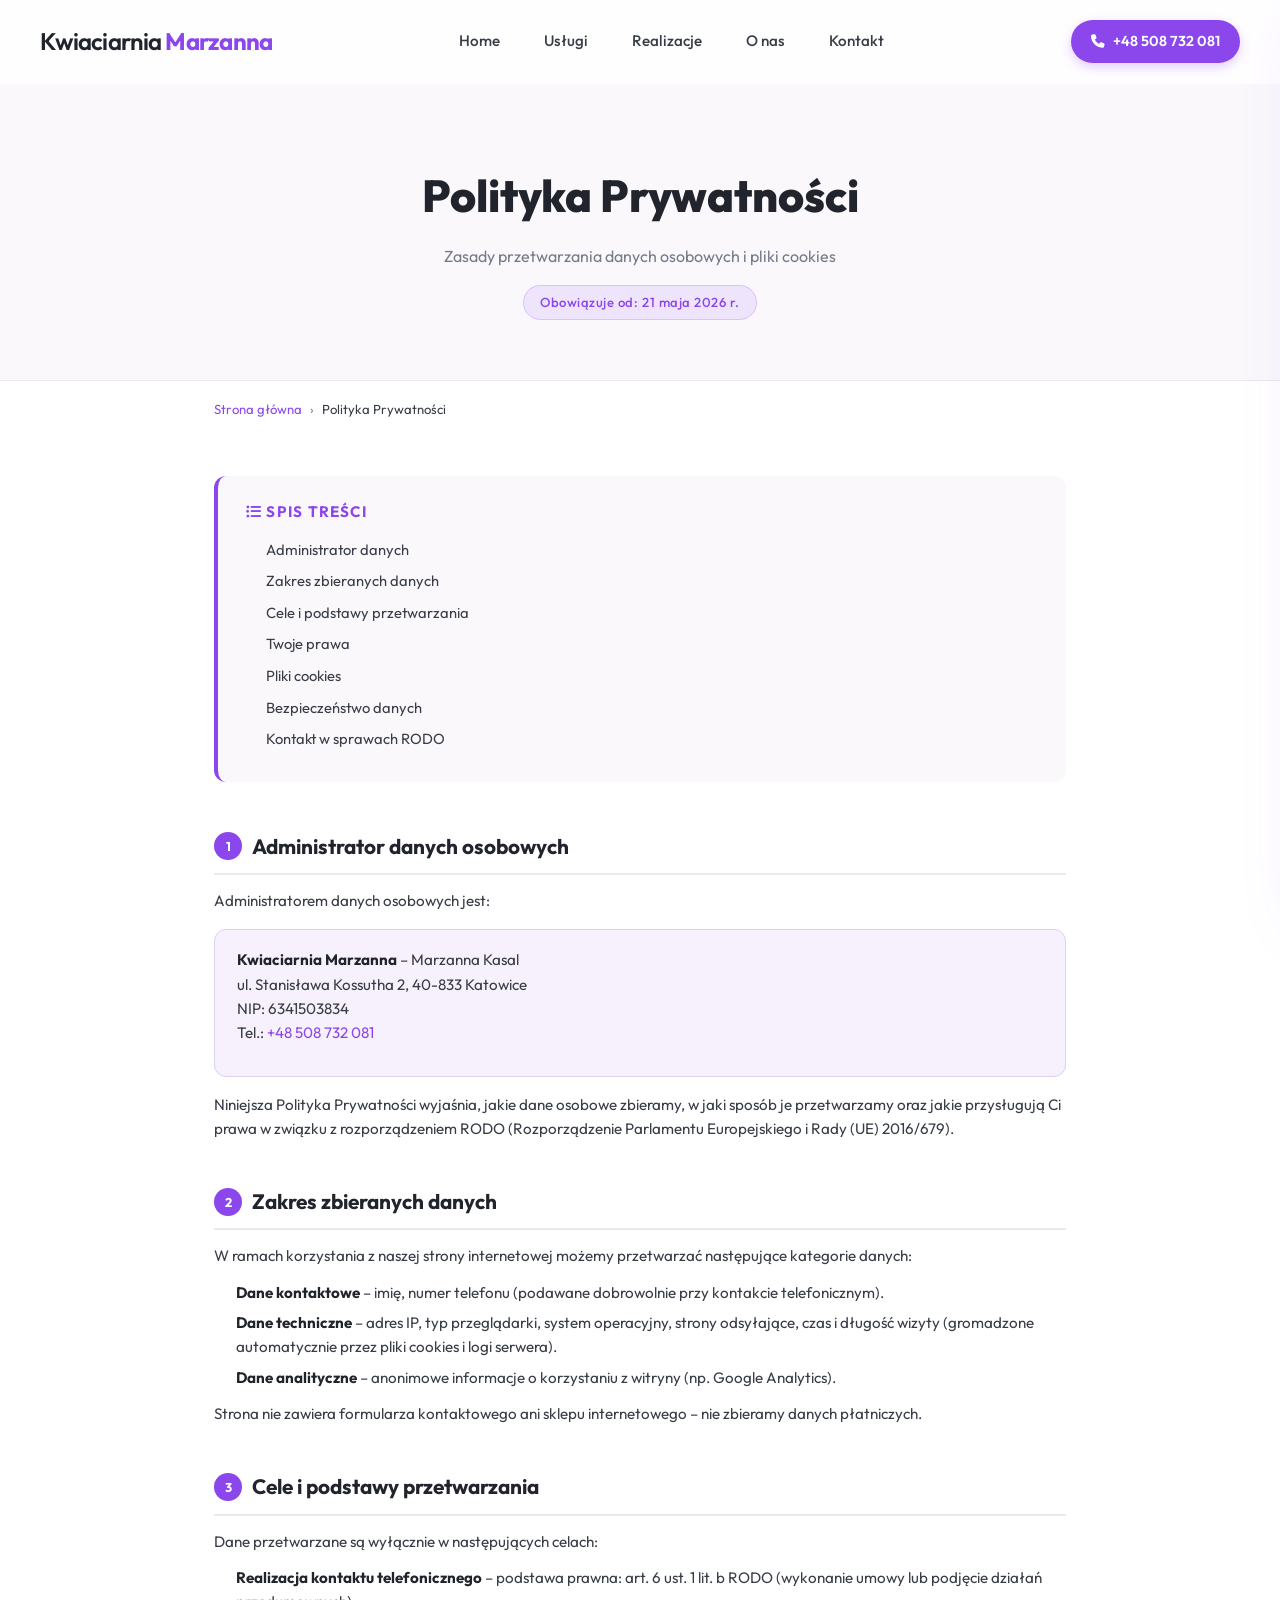
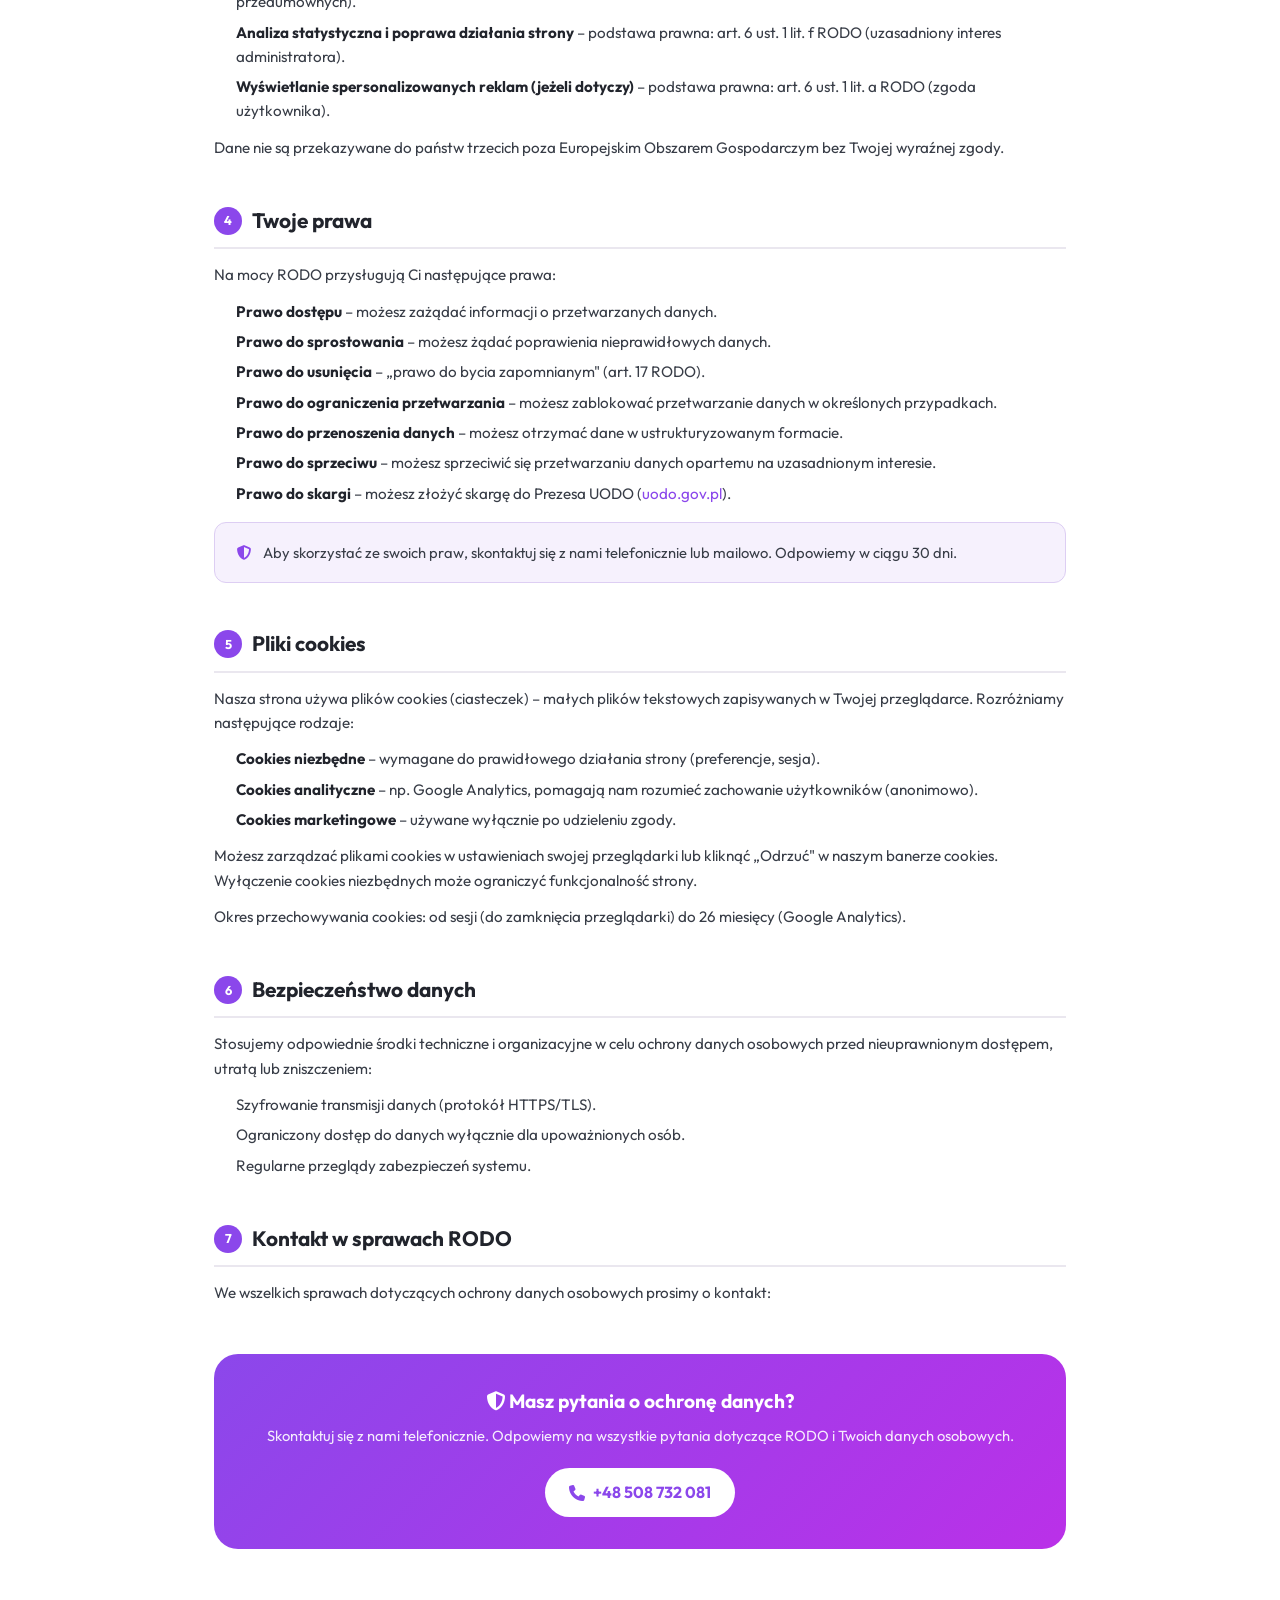
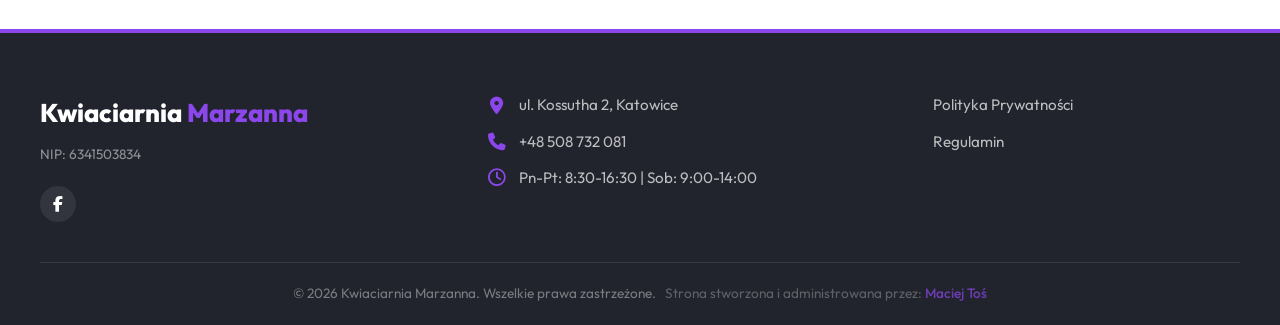
<file: polityka-prywatnosci.html>
<!DOCTYPE html>
<html lang="pl">
<head>
    <meta charset="UTF-8">
    <meta name="viewport" content="width=device-width, initial-scale=1.0">
    <meta name="description" content="Polityka Prywatności Kwiaciarni Marzanna – informacje o przetwarzaniu danych osobowych zgodnie z RODO, pliki cookies i prawa użytkownika.">
    <meta name="robots" content="index, follow">
    <title>Polityka Prywatności | Kwiaciarnia Marzanna Katowice</title>

    <!-- Open Graph -->
    <meta property="og:title" content="Polityka Prywatności | Kwiaciarnia Marzanna">
    <meta property="og:description" content="Zapoznaj się z naszą polityką prywatności i zasadami przetwarzania danych osobowych.">
    <meta property="og:type" content="website">

    <!-- Canonical -->
    <link rel="canonical" href="https://kwiaciarniamarzanna.pl/polityka-prywatnosci.html">

    <!-- Schema.org -->
    <script type="application/ld+json">
    {
      "@context": "https://schema.org",
      "@type": "WebPage",
      "name": "Polityka Prywatności – Kwiaciarnia Marzanna",
      "url": "https://kwiaciarniamarzanna.pl/polityka-prywatnosci.html",
      "breadcrumb": {
        "@type": "BreadcrumbList",
        "itemListElement": [
          {"@type": "ListItem","position": 1,"name": "Strona główna","item": "https://kwiaciarniamarzanna.pl"},
          {"@type": "ListItem","position": 2,"name": "Polityka Prywatności","item": "https://kwiaciarniamarzanna.pl/polityka-prywatnosci.html"}
        ]
      }
    }
    </script>

    <!-- Google Fonts -->
    <link rel="preconnect" href="https://fonts.googleapis.com">
    <link rel="preconnect" href="https://fonts.gstatic.com" crossorigin>
    <link href="https://fonts.googleapis.com/css2?family=Montserrat:wght@800;900&family=Outfit:wght@300;400;500;600;700&family=Playfair+Display:ital,wght@0,400;0,600;1,400&display=swap" rel="stylesheet">

    <!-- FontAwesome -->
    <link rel="stylesheet" href="https://cdnjs.cloudflare.com/ajax/libs/font-awesome/6.4.0/css/all.min.css">

    <link rel="stylesheet" href="style.css?v=1779381387096">
</head>
<body>

    <!-- Header / Navigation -->
    <header class="main-header" id="header">
        <div class="header-container">
            <a href="index.html#home" class="logo" id="header-logo">
                <span class="logo-text">Kwiaciarnia <span class="logo-accent">Marzanna</span></span>
            </a>
            <nav class="nav-menu" id="nav-menu">
                <ul>
                    <li><a href="index.html#home" class="nav-link" id="nav-home">Home</a></li>
                    <li><a href="index.html#services" class="nav-link" id="nav-services">Usługi</a></li>
                    <li><a href="realizacje.html" class="nav-link" id="nav-bouquets">Realizacje</a></li>
                    <li><a href="index.html#about" class="nav-link" id="nav-about">O nas</a></li>
                    <li><a href="index.html#contact" class="nav-link" id="nav-contact">Kontakt</a></li>
                </ul>
            </nav>
            <div class="header-actions">
                <a href="tel:+48508732081" class="header-phone-btn" id="header-phone-btn" aria-label="Zadzwoń do nas">
                    <i class="fa-solid fa-phone"></i>
                    <span>+48 508 732 081</span>
                </a>
                <button class="mobile-nav-toggle" id="mobile-nav-toggle" aria-label="Menu">
                    <span class="bar"></span>
                    <span class="bar"></span>
                    <span class="bar"></span>
                </button>
            </div>
        </div>
    </header>

    <div class="mobile-drawer" id="mobile-drawer">
        <div class="mobile-drawer-header">
            <span class="drawer-title">Menu</span>
            <button class="drawer-close" id="mobile-drawer-close"><i class="fa-solid fa-xmark"></i></button>
        </div>
        <nav class="mobile-nav-links">
            <a href="index.html#home" class="mobile-link">Home</a>
            <a href="index.html#services" class="mobile-link">Usługi</a>
            <a href="realizacje.html" class="mobile-link">Realizacje</a>
            <a href="index.html#about" class="mobile-link">O nas</a>
            <a href="index.html#contact" class="mobile-link">Kontakt</a>
        </nav>
        <a href="tel:+48508732081" class="drawer-phone-link">
            <i class="fa-solid fa-phone"></i>
            +48 508 732 081
        </a>
    </div>
    <div class="drawer-overlay" id="drawer-overlay"></div>

    <!-- Hero -->
    <div class="legal-hero" role="banner">
        <h1>Polityka Prywatności</h1>
        <p>Zasady przetwarzania danych osobowych i pliki cookies</p>
        <span class="legal-date">Obowiązuje od: 21 maja 2026 r.</span>
    </div>

    <!-- Breadcrumb (SEO) -->
    <nav aria-label="Breadcrumb" style="max-width:900px;margin:18px auto 0;padding:0 24px;">
        <ol style="list-style:none;display:flex;gap:8px;font-size:0.82rem;color:var(--text-muted);">
            <li><a href="index.html" style="color:var(--primary-purple);text-decoration:none;">Strona główna</a></li>
            <li aria-hidden="true">›</li>
            <li aria-current="page" style="color:var(--text-charcoal);">Polityka Prywatności</li>
        </ol>
    </nav>

    <!-- Main content -->
    <main class="legal-content" id="main-content">

        <!-- TOC -->
        <nav class="legal-toc" aria-label="Spis treści">
            <h2><i class="fa-solid fa-list-ul"></i> Spis treści</h2>
            <ol>
                <li><a href="#admin">Administrator danych</a></li>
                <li><a href="#zakres">Zakres zbieranych danych</a></li>
                <li><a href="#cel">Cele i podstawy przetwarzania</a></li>
                <li><a href="#prawa">Twoje prawa</a></li>
                <li><a href="#cookies">Pliki cookies</a></li>
                <li><a href="#bezpieczenstwo">Bezpieczeństwo danych</a></li>
                <li><a href="#kontakt-rodo">Kontakt w sprawach RODO</a></li>
            </ol>
        </nav>

        <!-- §1 -->
        <section class="legal-section" id="admin">
            <h2><span class="section-num">1</span> Administrator danych osobowych</h2>
            <p>Administratorem danych osobowych jest:</p>
            <div class="legal-info-box">
                <p><strong>Kwiaciarnia Marzanna</strong> – Marzanna Kasal<br>
                ul. Stanisława Kossutha 2, 40-833 Katowice<br>
                NIP: 6341503834<br>
                Tel.: <a href="tel:+48508732081" style="color:var(--primary-purple);">+48 508 732 081</a></p>
            </div>
            <p>Niniejsza Polityka Prywatności wyjaśnia, jakie dane osobowe zbieramy, w jaki sposób je przetwarzamy oraz jakie przysługują Ci prawa w związku z rozporządzeniem RODO (Rozporządzenie Parlamentu Europejskiego i Rady (UE) 2016/679).</p>
        </section>

        <!-- §2 -->
        <section class="legal-section" id="zakres">
            <h2><span class="section-num">2</span> Zakres zbieranych danych</h2>
            <p>W ramach korzystania z naszej strony internetowej możemy przetwarzać następujące kategorie danych:</p>
            <ul>
                <li><strong>Dane kontaktowe</strong> – imię, numer telefonu (podawane dobrowolnie przy kontakcie telefonicznym).</li>
                <li><strong>Dane techniczne</strong> – adres IP, typ przeglądarki, system operacyjny, strony odsyłające, czas i długość wizyty (gromadzone automatycznie przez pliki cookies i logi serwera).</li>
                <li><strong>Dane analityczne</strong> – anonimowe informacje o korzystaniu z witryny (np. Google Analytics).</li>
            </ul>
            <p>Strona nie zawiera formularza kontaktowego ani sklepu internetowego – nie zbieramy danych płatniczych.</p>
        </section>

        <!-- §3 -->
        <section class="legal-section" id="cel">
            <h2><span class="section-num">3</span> Cele i podstawy przetwarzania</h2>
            <p>Dane przetwarzane są wyłącznie w następujących celach:</p>
            <ul>
                <li><strong>Realizacja kontaktu telefonicznego</strong> – podstawa prawna: art. 6 ust. 1 lit. b RODO (wykonanie umowy lub podjęcie działań przedumownych).</li>
                <li><strong>Analiza statystyczna i poprawa działania strony</strong> – podstawa prawna: art. 6 ust. 1 lit. f RODO (uzasadniony interes administratora).</li>
                <li><strong>Wyświetlanie spersonalizowanych reklam (jeżeli dotyczy)</strong> – podstawa prawna: art. 6 ust. 1 lit. a RODO (zgoda użytkownika).</li>
            </ul>
            <p>Dane nie są przekazywane do państw trzecich poza Europejskim Obszarem Gospodarczym bez Twojej wyraźnej zgody.</p>
        </section>

        <!-- §4 -->
        <section class="legal-section" id="prawa">
            <h2><span class="section-num">4</span> Twoje prawa</h2>
            <p>Na mocy RODO przysługują Ci następujące prawa:</p>
            <ul>
                <li><strong>Prawo dostępu</strong> – możesz zażądać informacji o przetwarzanych danych.</li>
                <li><strong>Prawo do sprostowania</strong> – możesz żądać poprawienia nieprawidłowych danych.</li>
                <li><strong>Prawo do usunięcia</strong> – „prawo do bycia zapomnianym" (art. 17 RODO).</li>
                <li><strong>Prawo do ograniczenia przetwarzania</strong> – możesz zablokować przetwarzanie danych w określonych przypadkach.</li>
                <li><strong>Prawo do przenoszenia danych</strong> – możesz otrzymać dane w ustrukturyzowanym formacie.</li>
                <li><strong>Prawo do sprzeciwu</strong> – możesz sprzeciwić się przetwarzaniu danych opartemu na uzasadnionym interesie.</li>
                <li><strong>Prawo do skargi</strong> – możesz złożyć skargę do Prezesa UODO (<a href="https://uodo.gov.pl" target="_blank" rel="noopener" style="color:var(--primary-purple);">uodo.gov.pl</a>).</li>
            </ul>
            <div class="legal-info-box">
                <i class="fa-solid fa-shield-halved"></i>
                Aby skorzystać ze swoich praw, skontaktuj się z nami telefonicznie lub mailowo. Odpowiemy w ciągu 30 dni.
            </div>
        </section>

        <!-- §5 -->
        <section class="legal-section" id="cookies">
            <h2><span class="section-num">5</span> Pliki cookies</h2>
            <p>Nasza strona używa plików cookies (ciasteczek) – małych plików tekstowych zapisywanych w Twojej przeglądarce. Rozróżniamy następujące rodzaje:</p>
            <ul>
                <li><strong>Cookies niezbędne</strong> – wymagane do prawidłowego działania strony (preferencje, sesja).</li>
                <li><strong>Cookies analityczne</strong> – np. Google Analytics, pomagają nam rozumieć zachowanie użytkowników (anonimowo).</li>
                <li><strong>Cookies marketingowe</strong> – używane wyłącznie po udzieleniu zgody.</li>
            </ul>
            <p>Możesz zarządzać plikami cookies w ustawieniach swojej przeglądarki lub kliknąć „Odrzuć" w naszym banerze cookies. Wyłączenie cookies niezbędnych może ograniczyć funkcjonalność strony.</p>
            <p>Okres przechowywania cookies: od sesji (do zamknięcia przeglądarki) do 26 miesięcy (Google Analytics).</p>
        </section>

        <!-- §6 -->
        <section class="legal-section" id="bezpieczenstwo">
            <h2><span class="section-num">6</span> Bezpieczeństwo danych</h2>
            <p>Stosujemy odpowiednie środki techniczne i organizacyjne w celu ochrony danych osobowych przed nieuprawnionym dostępem, utratą lub zniszczeniem:</p>
            <ul>
                <li>Szyfrowanie transmisji danych (protokół HTTPS/TLS).</li>
                <li>Ograniczony dostęp do danych wyłącznie dla upoważnionych osób.</li>
                <li>Regularne przeglądy zabezpieczeń systemu.</li>
            </ul>
        </section>

        <!-- §7 -->
        <section class="legal-section" id="kontakt-rodo">
            <h2><span class="section-num">7</span> Kontakt w sprawach RODO</h2>
            <p>We wszelkich sprawach dotyczących ochrony danych osobowych prosimy o kontakt:</p>
        </section>

        <!-- Contact CTA -->
        <div class="legal-contact-box" role="complementary" aria-label="Dane kontaktowe">
            <h3><i class="fa-solid fa-shield-halved"></i> Masz pytania o ochronę danych?</h3>
            <p>Skontaktuj się z nami telefonicznie. Odpowiemy na wszystkie pytania dotyczące RODO i Twoich danych osobowych.</p>
            <a href="tel:+48508732081" id="legal-phone-cta" aria-label="Zadzwoń do nas w sprawach RODO">
                <i class="fa-solid fa-phone"></i>
                +48 508 732 081
            </a>
        </div>

    </main>

    <!-- Footer -->
    <footer class="boutique-footer" role="contentinfo">
        <div class="boutique-footer-inner">
            <div class="boutique-brand">
                <a href="index.html" class="boutique-logo">Kwiaciarnia <span>Marzanna</span></a>
                <p class="boutique-nip">NIP: 6341503834</p>
                <div class="boutique-social">
                    <a href="https://www.facebook.com/kwiaciarnia.marzanna.3" aria-label="Facebook" target="_blank" rel="noopener"><i class="fa-brands fa-facebook-f"></i></a>
                </div>
            </div>
            
            <div class="boutique-contact">
                <p><i class="fa-solid fa-location-dot"></i> ul. Kossutha 2, Katowice</p>
                <p><i class="fa-solid fa-phone"></i> <a href="tel:+48508732081">+48 508 732 081</a></p>
                <p><i class="fa-regular fa-clock"></i> Pn-Pt: 8:30-16:30 | Sob: 9:00-14:00</p>
            </div>
            
            <div class="boutique-links">
                <a href="polityka-prywatnosci.html">Polityka Prywatności</a>
                <a href="regulamin.html">Regulamin</a>
            </div>
        </div>
        <div class="boutique-bottom">
            <p>&copy; 2026 Kwiaciarnia Marzanna. Wszelkie prawa zastrzeżone. <span class="creator-credits">Strona stworzona i administrowana przez: <a href="https://kingtos.pl" target="_blank" rel="noopener">Maciej Toś</a></span></p>
        </div>
    </footer>

    <!-- Custom Scripts -->
    <script src="script.js?v=1779381387096"></script>
</body>
</html>
</file>
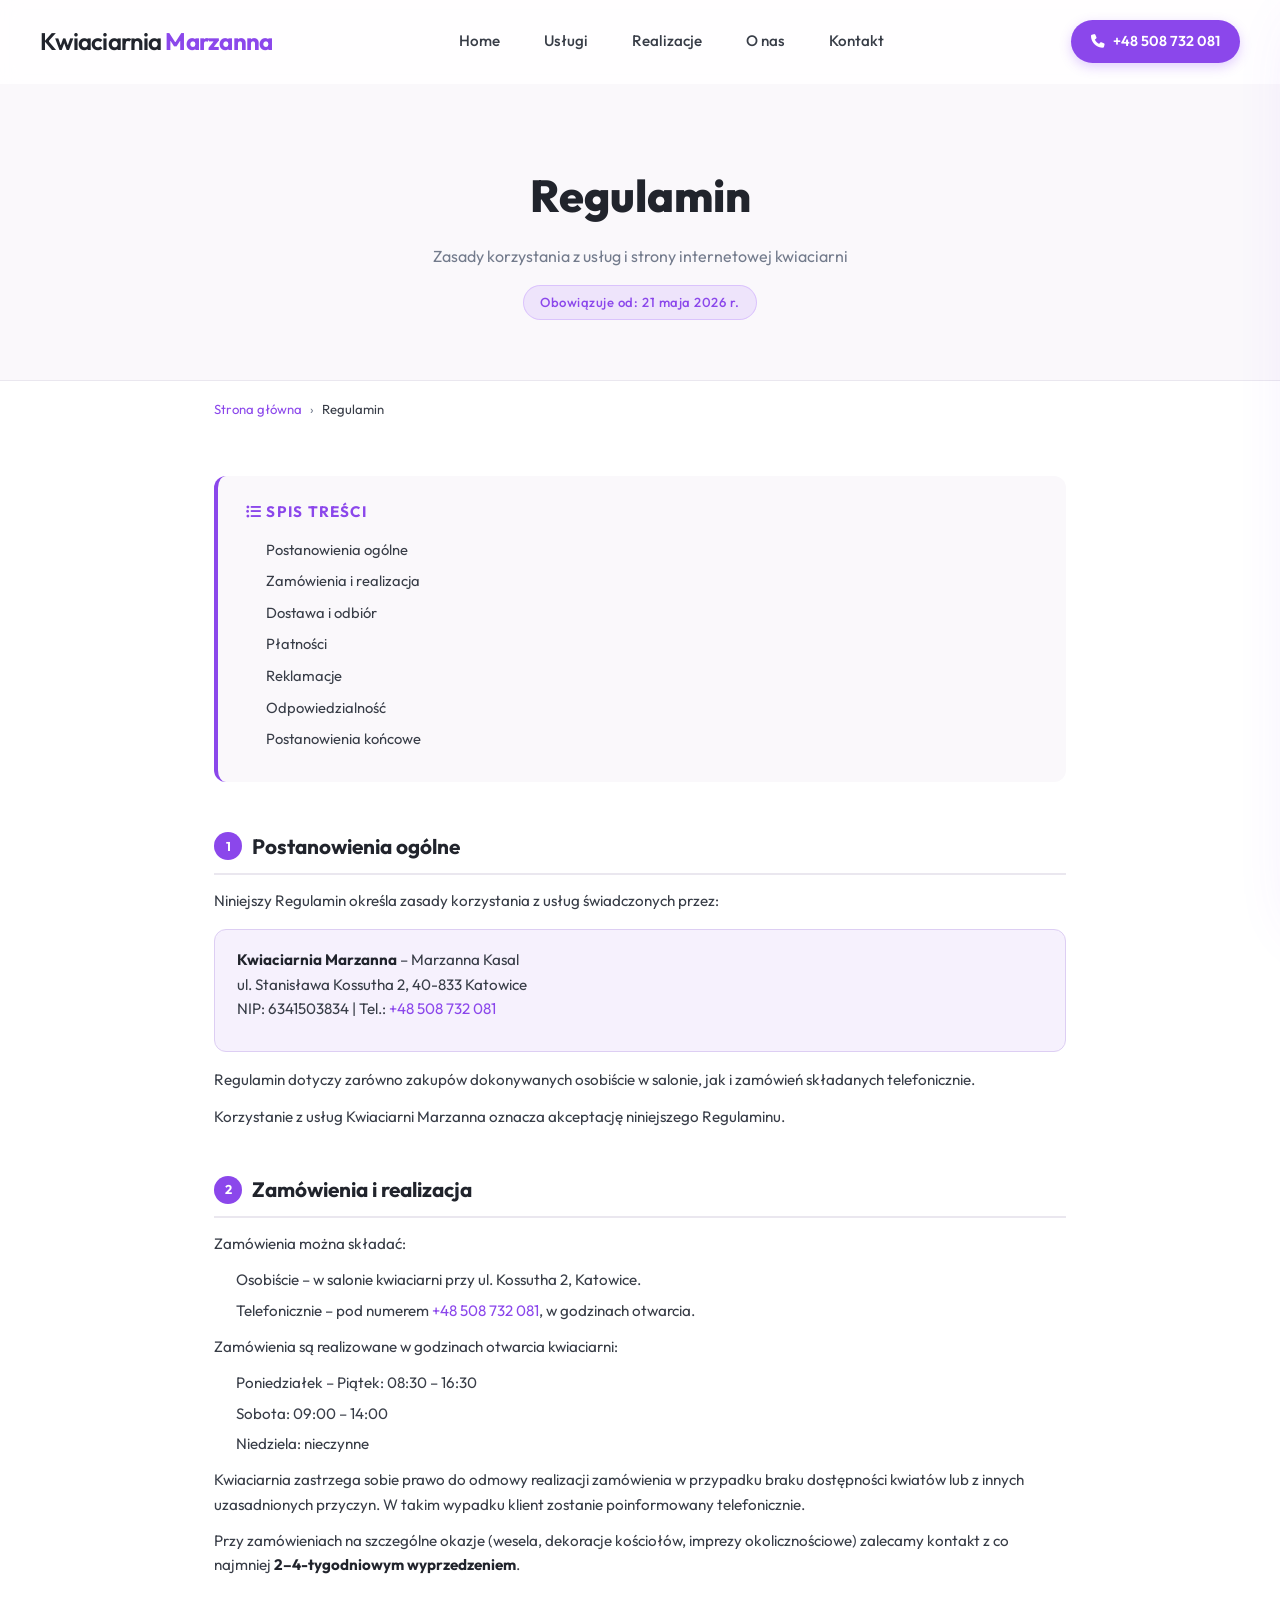
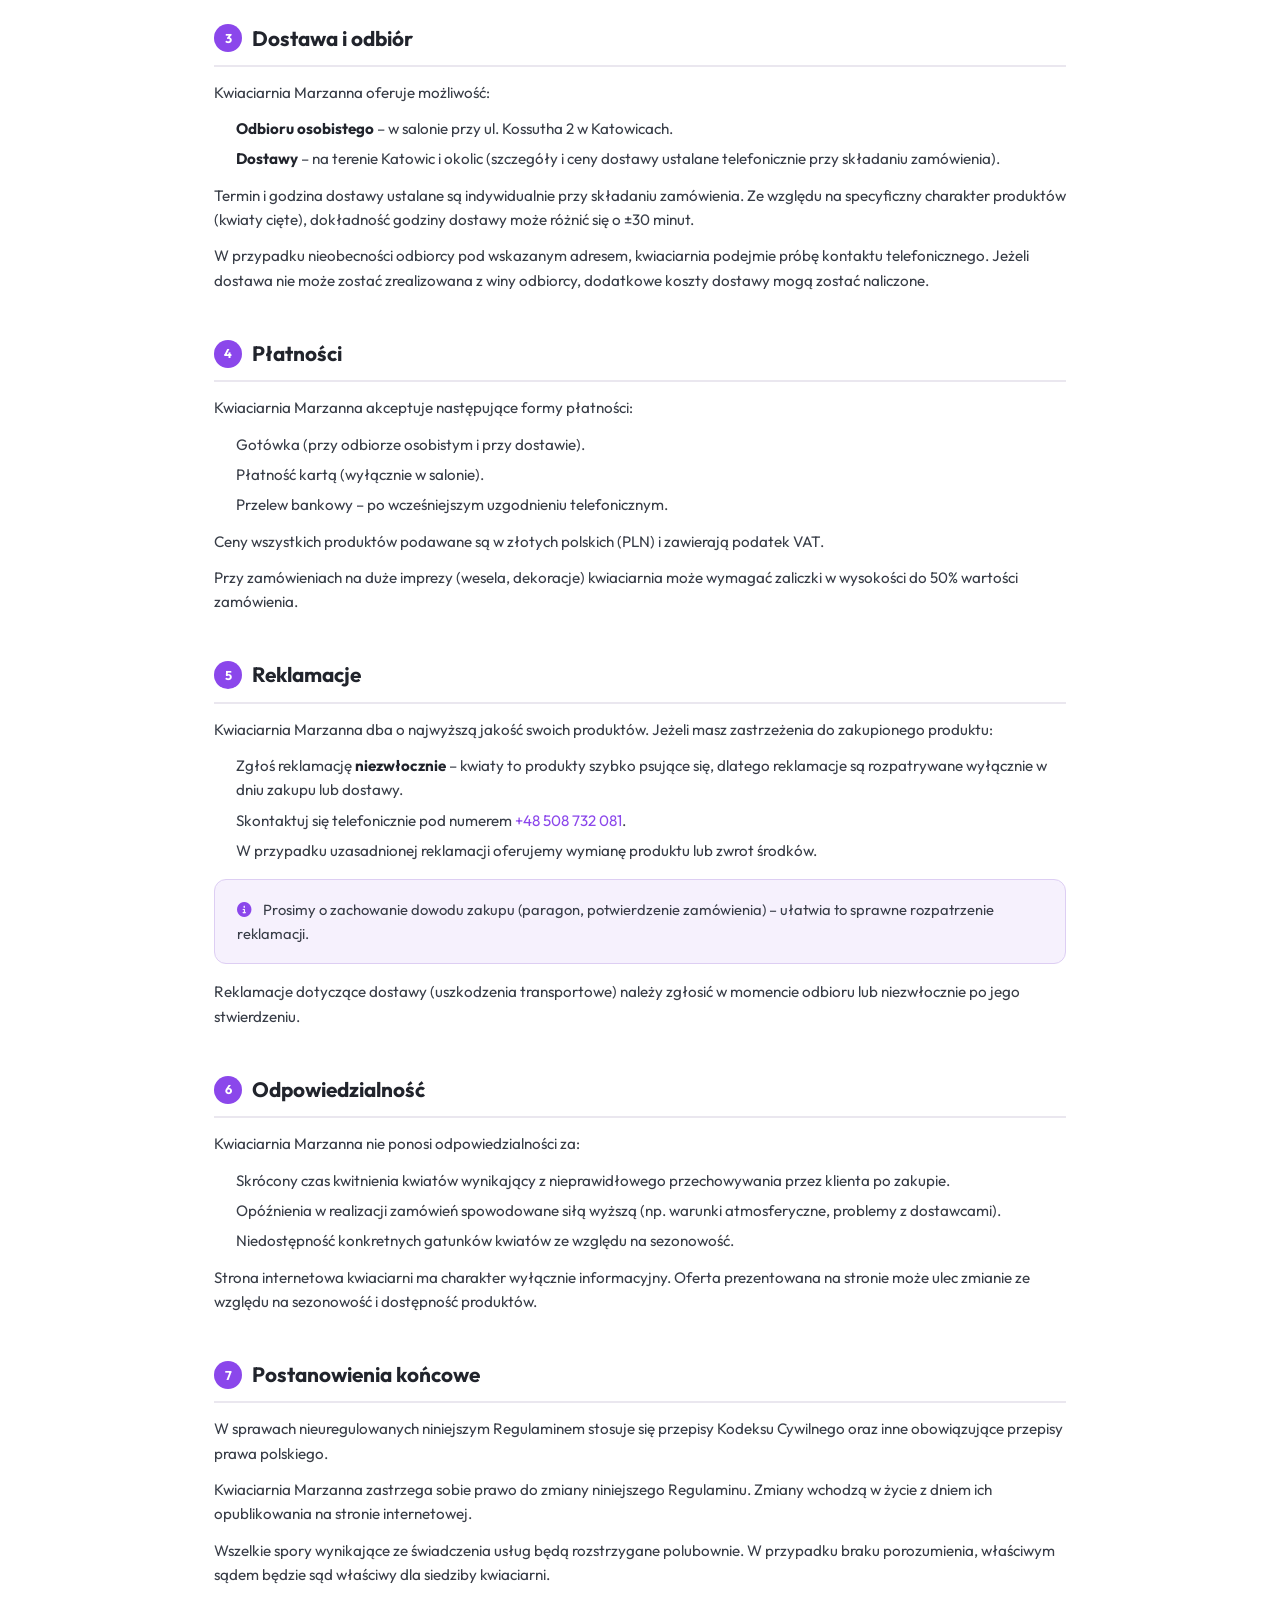
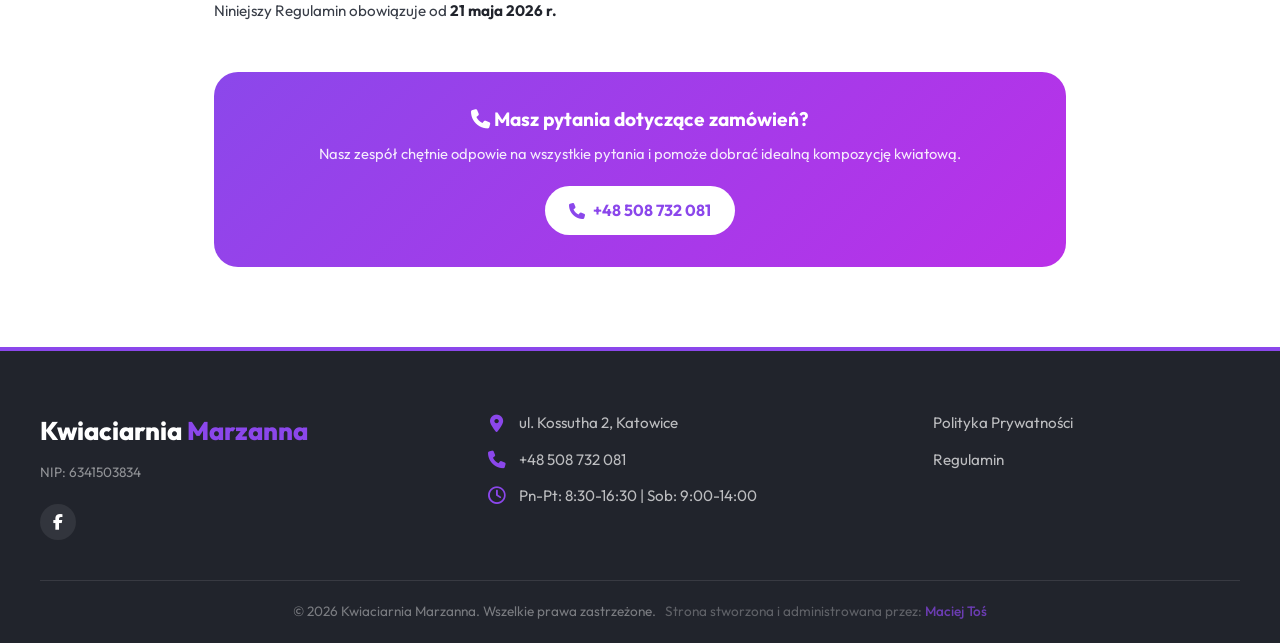
<file: regulamin.html>
<!DOCTYPE html>
<html lang="pl">
<head>
    <meta charset="UTF-8">
    <meta name="viewport" content="width=device-width, initial-scale=1.0">
    <meta name="description" content="Regulamin Kwiaciarni Marzanna – zasady składania zamówień, realizacji, reklamacji i korzystania ze strony internetowej.">
    <meta name="robots" content="index, follow">
    <title>Regulamin | Kwiaciarnia Marzanna Katowice</title>

    <!-- Open Graph -->
    <meta property="og:title" content="Regulamin | Kwiaciarnia Marzanna">
    <meta property="og:description" content="Zapoznaj się z regulaminem Kwiaciarni Marzanna – zasady zamówień, dostaw i reklamacji.">
    <meta property="og:type" content="website">

    <!-- Canonical -->
    <link rel="canonical" href="https://kwiaciarniamarzanna.pl/regulamin.html">

    <!-- Schema.org -->
    <script type="application/ld+json">
    {
      "@context": "https://schema.org",
      "@type": "WebPage",
      "name": "Regulamin – Kwiaciarnia Marzanna",
      "url": "https://kwiaciarniamarzanna.pl/regulamin.html",
      "breadcrumb": {
        "@type": "BreadcrumbList",
        "itemListElement": [
          {"@type": "ListItem","position": 1,"name": "Strona główna","item": "https://kwiaciarniamarzanna.pl"},
          {"@type": "ListItem","position": 2,"name": "Regulamin","item": "https://kwiaciarniamarzanna.pl/regulamin.html"}
        ]
      }
    }
    </script>

    <!-- Google Fonts -->
    <link rel="preconnect" href="https://fonts.googleapis.com">
    <link rel="preconnect" href="https://fonts.gstatic.com" crossorigin>
    <link href="https://fonts.googleapis.com/css2?family=Montserrat:wght@800;900&family=Outfit:wght@300;400;500;600;700&family=Playfair+Display:ital,wght@0,400;0,600;1,400&display=swap" rel="stylesheet">

    <!-- FontAwesome -->
    <link rel="stylesheet" href="https://cdnjs.cloudflare.com/ajax/libs/font-awesome/6.4.0/css/all.min.css">

    <link rel="stylesheet" href="style.css?v=1779381387096">
</head>
<body>

    <!-- Header / Navigation -->
    <header class="main-header" id="header">
        <div class="header-container">
            <a href="index.html#home" class="logo" id="header-logo">
                <span class="logo-text">Kwiaciarnia <span class="logo-accent">Marzanna</span></span>
            </a>
            <nav class="nav-menu" id="nav-menu">
                <ul>
                    <li><a href="index.html#home" class="nav-link" id="nav-home">Home</a></li>
                    <li><a href="index.html#services" class="nav-link" id="nav-services">Usługi</a></li>
                    <li><a href="realizacje.html" class="nav-link" id="nav-bouquets">Realizacje</a></li>
                    <li><a href="index.html#about" class="nav-link" id="nav-about">O nas</a></li>
                    <li><a href="index.html#contact" class="nav-link" id="nav-contact">Kontakt</a></li>
                </ul>
            </nav>
            <div class="header-actions">
                <a href="tel:+48508732081" class="header-phone-btn" id="header-phone-btn" aria-label="Zadzwoń do nas">
                    <i class="fa-solid fa-phone"></i>
                    <span>+48 508 732 081</span>
                </a>
                <button class="mobile-nav-toggle" id="mobile-nav-toggle" aria-label="Menu">
                    <span class="bar"></span>
                    <span class="bar"></span>
                    <span class="bar"></span>
                </button>
            </div>
        </div>
    </header>

    <div class="mobile-drawer" id="mobile-drawer">
        <div class="mobile-drawer-header">
            <span class="drawer-title">Menu</span>
            <button class="drawer-close" id="mobile-drawer-close"><i class="fa-solid fa-xmark"></i></button>
        </div>
        <nav class="mobile-nav-links">
            <a href="index.html#home" class="mobile-link">Home</a>
            <a href="index.html#services" class="mobile-link">Usługi</a>
            <a href="realizacje.html" class="mobile-link">Realizacje</a>
            <a href="index.html#about" class="mobile-link">O nas</a>
            <a href="index.html#contact" class="mobile-link">Kontakt</a>
        </nav>
        <a href="tel:+48508732081" class="drawer-phone-link">
            <i class="fa-solid fa-phone"></i>
            +48 508 732 081
        </a>
    </div>
    <div class="drawer-overlay" id="drawer-overlay"></div>

    <!-- Hero -->
    <div class="legal-hero" role="banner">
        <h1>Regulamin</h1>
        <p>Zasady korzystania z usług i strony internetowej kwiaciarni</p>
        <span class="legal-date">Obowiązuje od: 21 maja 2026 r.</span>
    </div>

    <!-- Breadcrumb (SEO) -->
    <nav aria-label="Breadcrumb" style="max-width:900px;margin:18px auto 0;padding:0 24px;">
        <ol style="list-style:none;display:flex;gap:8px;font-size:0.82rem;color:var(--text-muted);">
            <li><a href="index.html" style="color:var(--primary-purple);text-decoration:none;">Strona główna</a></li>
            <li aria-hidden="true">›</li>
            <li aria-current="page" style="color:var(--text-charcoal);">Regulamin</li>
        </ol>
    </nav>

    <!-- Main content -->
    <main class="legal-content" id="main-content">

        <!-- TOC -->
        <nav class="legal-toc" aria-label="Spis treści">
            <h2><i class="fa-solid fa-list-ul"></i> Spis treści</h2>
            <ol>
                <li><a href="#postanowienia">Postanowienia ogólne</a></li>
                <li><a href="#zamowienia">Zamówienia i realizacja</a></li>
                <li><a href="#dostawa">Dostawa i odbiór</a></li>
                <li><a href="#platnosci">Płatności</a></li>
                <li><a href="#reklamacje">Reklamacje</a></li>
                <li><a href="#odpowiedzialnosc">Odpowiedzialność</a></li>
                <li><a href="#postanowienia-koncowe">Postanowienia końcowe</a></li>
            </ol>
        </nav>

        <!-- §1 -->
        <section class="legal-section" id="postanowienia">
            <h2><span class="section-num">1</span> Postanowienia ogólne</h2>
            <p>Niniejszy Regulamin określa zasady korzystania z usług świadczonych przez:</p>
            <div class="legal-info-box">
                <p><strong>Kwiaciarnia Marzanna</strong> – Marzanna Kasal<br>
                ul. Stanisława Kossutha 2, 40-833 Katowice<br>
                NIP: 6341503834 | Tel.: <a href="tel:+48508732081" style="color:var(--primary-purple);">+48 508 732 081</a></p>
            </div>
            <p>Regulamin dotyczy zarówno zakupów dokonywanych osobiście w salonie, jak i zamówień składanych telefonicznie.</p>
            <p>Korzystanie z usług Kwiaciarni Marzanna oznacza akceptację niniejszego Regulaminu.</p>
        </section>

        <!-- §2 -->
        <section class="legal-section" id="zamowienia">
            <h2><span class="section-num">2</span> Zamówienia i realizacja</h2>
            <p>Zamówienia można składać:</p>
            <ul>
                <li>Osobiście – w salonie kwiaciarni przy ul. Kossutha 2, Katowice.</li>
                <li>Telefonicznie – pod numerem <a href="tel:+48508732081" style="color:var(--primary-purple);">+48 508 732 081</a>, w godzinach otwarcia.</li>
            </ul>
            <p>Zamówienia są realizowane w godzinach otwarcia kwiaciarni:</p>
            <ul>
                <li>Poniedziałek – Piątek: 08:30 – 16:30</li>
                <li>Sobota: 09:00 – 14:00</li>
                <li>Niedziela: nieczynne</li>
            </ul>
            <p>Kwiaciarnia zastrzega sobie prawo do odmowy realizacji zamówienia w przypadku braku dostępności kwiatów lub z innych uzasadnionych przyczyn. W takim wypadku klient zostanie poinformowany telefonicznie.</p>
            <p>Przy zamówieniach na szczególne okazje (wesela, dekoracje kościołów, imprezy okolicznościowe) zalecamy kontakt z co najmniej <strong>2–4-tygodniowym wyprzedzeniem</strong>.</p>
        </section>

        <!-- §3 -->
        <section class="legal-section" id="dostawa">
            <h2><span class="section-num">3</span> Dostawa i odbiór</h2>
            <p>Kwiaciarnia Marzanna oferuje możliwość:</p>
            <ul>
                <li><strong>Odbioru osobistego</strong> – w salonie przy ul. Kossutha 2 w Katowicach.</li>
                <li><strong>Dostawy</strong> – na terenie Katowic i okolic (szczegóły i ceny dostawy ustalane telefonicznie przy składaniu zamówienia).</li>
            </ul>
            <p>Termin i godzina dostawy ustalane są indywidualnie przy składaniu zamówienia. Ze względu na specyficzny charakter produktów (kwiaty cięte), dokładność godziny dostawy może różnić się o ±30 minut.</p>
            <p>W przypadku nieobecności odbiorcy pod wskazanym adresem, kwiaciarnia podejmie próbę kontaktu telefonicznego. Jeżeli dostawa nie może zostać zrealizowana z winy odbiorcy, dodatkowe koszty dostawy mogą zostać naliczone.</p>
        </section>

        <!-- §4 -->
        <section class="legal-section" id="platnosci">
            <h2><span class="section-num">4</span> Płatności</h2>
            <p>Kwiaciarnia Marzanna akceptuje następujące formy płatności:</p>
            <ul>
                <li>Gotówka (przy odbiorze osobistym i przy dostawie).</li>
                <li>Płatność kartą (wyłącznie w salonie).</li>
                <li>Przelew bankowy – po wcześniejszym uzgodnieniu telefonicznym.</li>
            </ul>
            <p>Ceny wszystkich produktów podawane są w złotych polskich (PLN) i zawierają podatek VAT.</p>
            <p>Przy zamówieniach na duże imprezy (wesela, dekoracje) kwiaciarnia może wymagać zaliczki w wysokości do 50% wartości zamówienia.</p>
        </section>

        <!-- §5 -->
        <section class="legal-section" id="reklamacje">
            <h2><span class="section-num">5</span> Reklamacje</h2>
            <p>Kwiaciarnia Marzanna dba o najwyższą jakość swoich produktów. Jeżeli masz zastrzeżenia do zakupionego produktu:</p>
            <ul>
                <li>Zgłoś reklamację <strong>niezwłocznie</strong> – kwiaty to produkty szybko psujące się, dlatego reklamacje są rozpatrywane wyłącznie w dniu zakupu lub dostawy.</li>
                <li>Skontaktuj się telefonicznie pod numerem <a href="tel:+48508732081" style="color:var(--primary-purple);">+48 508 732 081</a>.</li>
                <li>W przypadku uzasadnionej reklamacji oferujemy wymianę produktu lub zwrot środków.</li>
            </ul>
            <div class="legal-info-box">
                <i class="fa-solid fa-circle-info"></i>
                Prosimy o zachowanie dowodu zakupu (paragon, potwierdzenie zamówienia) – ułatwia to sprawne rozpatrzenie reklamacji.
            </div>
            <p>Reklamacje dotyczące dostawy (uszkodzenia transportowe) należy zgłosić w momencie odbioru lub niezwłocznie po jego stwierdzeniu.</p>
        </section>

        <!-- §6 -->
        <section class="legal-section" id="odpowiedzialnosc">
            <h2><span class="section-num">6</span> Odpowiedzialność</h2>
            <p>Kwiaciarnia Marzanna nie ponosi odpowiedzialności za:</p>
            <ul>
                <li>Skrócony czas kwitnienia kwiatów wynikający z nieprawidłowego przechowywania przez klienta po zakupie.</li>
                <li>Opóźnienia w realizacji zamówień spowodowane siłą wyższą (np. warunki atmosferyczne, problemy z dostawcami).</li>
                <li>Niedostępność konkretnych gatunków kwiatów ze względu na sezonowość.</li>
            </ul>
            <p>Strona internetowa kwiaciarni ma charakter wyłącznie informacyjny. Oferta prezentowana na stronie może ulec zmianie ze względu na sezonowość i dostępność produktów.</p>
        </section>

        <!-- §7 -->
        <section class="legal-section" id="postanowienia-koncowe">
            <h2><span class="section-num">7</span> Postanowienia końcowe</h2>
            <p>W sprawach nieuregulowanych niniejszym Regulaminem stosuje się przepisy Kodeksu Cywilnego oraz inne obowiązujące przepisy prawa polskiego.</p>
            <p>Kwiaciarnia Marzanna zastrzega sobie prawo do zmiany niniejszego Regulaminu. Zmiany wchodzą w życie z dniem ich opublikowania na stronie internetowej.</p>
            <p>Wszelkie spory wynikające ze świadczenia usług będą rozstrzygane polubownie. W przypadku braku porozumienia, właściwym sądem będzie sąd właściwy dla siedziby kwiaciarni.</p>
            <p>Niniejszy Regulamin obowiązuje od <strong>21 maja 2026 r.</strong></p>
        </section>

        <!-- Contact CTA -->
        <div class="legal-contact-box" role="complementary" aria-label="Kontakt z kwiaciarnią">
            <h3><i class="fa-solid fa-phone"></i> Masz pytania dotyczące zamówień?</h3>
            <p>Nasz zespół chętnie odpowie na wszystkie pytania i pomoże dobrać idealną kompozycję kwiatową.</p>
            <a href="tel:+48508732081" id="terms-phone-cta" aria-label="Zadzwoń do kwiaciarni">
                <i class="fa-solid fa-phone"></i>
                +48 508 732 081
            </a>
        </div>

    </main>

    <!-- Footer -->
    <footer class="boutique-footer" role="contentinfo">
        <div class="boutique-footer-inner">
            <div class="boutique-brand">
                <a href="index.html" class="boutique-logo">Kwiaciarnia <span>Marzanna</span></a>
                <p class="boutique-nip">NIP: 6341503834</p>
                <div class="boutique-social">
                    <a href="https://www.facebook.com/kwiaciarnia.marzanna.3" aria-label="Facebook" target="_blank" rel="noopener"><i class="fa-brands fa-facebook-f"></i></a>
                </div>
            </div>
            
            <div class="boutique-contact">
                <p><i class="fa-solid fa-location-dot"></i> ul. Kossutha 2, Katowice</p>
                <p><i class="fa-solid fa-phone"></i> <a href="tel:+48508732081">+48 508 732 081</a></p>
                <p><i class="fa-regular fa-clock"></i> Pn-Pt: 8:30-16:30 | Sob: 9:00-14:00</p>
            </div>
            
            <div class="boutique-links">
                <a href="polityka-prywatnosci.html">Polityka Prywatności</a>
                <a href="regulamin.html">Regulamin</a>
            </div>
        </div>
        <div class="boutique-bottom">
            <p>&copy; 2026 Kwiaciarnia Marzanna. Wszelkie prawa zastrzeżone. <span class="creator-credits">Strona stworzona i administrowana przez: <a href="https://kingtos.pl" target="_blank" rel="noopener">Maciej Toś</a></span></p>
        </div>
    </footer>

    <!-- Custom Scripts -->
    <script src="script.js?v=1779381387096"></script>
</body>
</html>
</file>
<file: style.css>
/* 
   Kwiaciarnia Marzanna - Premium Style System
   Design: Modern, Boutique, Floral Artistry
   Author: Floristic Studio Premium
*/

/* ---------------------------------------------------------
   1. DESIGN TOKENS & STYLES SYSTEM
--------------------------------------------------------- */
:root {
    /* Color Palette (HSL System for fine control) */
    --primary-purple: hsl(265, 80%, 60%);
    --primary-purple-hover: hsl(265, 80%, 50%);
    --primary-purple-light: hsl(265, 100%, 96%);
    --primary-purple-glow: rgba(138, 63, 252, 0.15);
    
    --secondary-violet: hsl(285, 80%, 60%);
    --accent-emerald: hsl(150, 60%, 45%);
    --accent-emerald-light: hsl(150, 60%, 95%);
    
    /* Neutrals */
    --bg-white: hsl(0, 0%, 100%);
    --bg-secondary: hsl(265, 30%, 98%);
    --bg-tertiary: hsl(265, 20%, 95%);
    
    --text-dark: hsl(220, 15%, 15%);
    --text-charcoal: hsl(220, 12%, 25%);
    --text-muted: hsl(220, 10%, 50%);
    --text-light: hsl(0, 0%, 100%);
    
    --border-light: hsl(265, 20%, 92%);
    --border-focus: hsl(265, 80%, 80%);

    /* Typography */
    --font-heading: 'Outfit', sans-serif;
    --font-display: 'Montserrat', sans-serif;
    --font-serif: 'Playfair Display', Georgia, serif;
    
    /* Shadows */
    --shadow-sm: 0 4px 12px rgba(0, 0, 0, 0.03);
    --shadow-md: 0 12px 30px rgba(138, 63, 252, 0.06);
    --shadow-lg: 0 24px 60px rgba(138, 63, 252, 0.12);
    --shadow-inner: inset 0 2px 4px rgba(0, 0, 0, 0.05);

    /* Transitions & Borders */
    --radius-sm: 6px;
    --radius-md: 12px;
    --radius-lg: 24px;
    --radius-pill: 50px;
    --radius-circle: 50%;
    
    --transition-smooth: all 0.4s cubic-bezier(0.16, 1, 0.3, 1);
    --transition-bounce: all 0.5s cubic-bezier(0.175, 0.885, 0.32, 1.275);
}

/* ---------------------------------------------------------
   2. GLOBAL RESET & SCROLLBAR
--------------------------------------------------------- */
* {
    margin: 0;
    padding: 0;
    box-sizing: border-box;
    outline: none;
}

html {
    scroll-behavior: smooth;
    font-size: 16px;
}

body {
    font-family: var(--font-heading);
    background-color: var(--bg-white);
    color: var(--text-charcoal);
    line-height: 1.6;
    overflow-x: hidden;
    -webkit-font-smoothing: antialiased;
}

/* Custom Premium Scrollbar */
::-webkit-scrollbar {
    width: 8px;
}

::-webkit-scrollbar-track {
    background: var(--bg-secondary);
}

::-webkit-scrollbar-thumb {
    background: var(--primary-purple);
    border-radius: var(--radius-pill);
}

::-webkit-scrollbar-thumb:hover {
    background: var(--primary-purple-hover);
}

a {
    text-decoration: none;
    color: inherit;
    transition: var(--transition-smooth);
}

button, input, select, textarea {
    font-family: inherit;
}

li {
    list-style: none;
}

img {
    max-width: 100%;
    height: auto;
    display: block;
}

/* ---------------------------------------------------------
   3. REUSABLE UTILITIES & LAYOUTS
--------------------------------------------------------- */
.section-container {
    max-width: 1300px;
    margin: 0 auto;
    padding: 60px 40px;
}

@media (max-width: 768px) {
    .section-container {
        padding: 40px 20px;
    }
}

.section-header {
    text-align: center;
    max-width: 700px;
    margin: 0 auto 60px auto;
}

.section-header.align-left {
    text-align: left;
    margin-left: 0;
}

.section-tagline {
    font-family: var(--font-serif);
    font-style: italic;
    color: var(--primary-purple);
    font-size: 1.2rem;
    display: block;
    margin-bottom: 12px;
    font-weight: 500;
}

.section-title {
    font-family: var(--font-heading);
    font-size: 2.8rem;
    font-weight: 700;
    color: var(--text-dark);
    line-height: 1.2;
    margin-bottom: 20px;
    letter-spacing: -0.02em;
}

.section-desc {
    color: var(--text-muted);
    font-size: 1.1rem;
    line-height: 1.7;
}

@media (max-width: 768px) {
    .section-title {
        font-size: 2.2rem;
    }
}

/* ---------------------------------------------------------
   4. HEADER & NAVIGATION
--------------------------------------------------------- */
.main-header {
    position: fixed;
    top: 0;
    left: 0;
    width: 100%;
    z-index: 1000;
    background-color: rgba(255, 255, 255, 0.85); backdrop-filter: blur(10px); -webkit-backdrop-filter: blur(10px);
    border-bottom: 1px solid transparent;
    transition: var(--transition-smooth);
}

/* Glassmorphism Header on scroll */
.main-header.scrolled {
    background-color: rgba(255, 255, 255, 0.85);
    backdrop-filter: blur(15px);
    -webkit-backdrop-filter: blur(15px);
    border-bottom: 1px solid var(--border-light);
    box-shadow: var(--shadow-sm);
    padding: 10px 0;
}

.header-container {
    max-width: 1400px;
    margin: 0 auto;
    padding: 20px 40px;
    display: flex;
    justify-content: space-between;
    align-items: center;
    transition: var(--transition-smooth);
}

.main-header.scrolled .header-container {
    padding: 12px 40px;
}

/* Logo */
.logo {
    display: flex;
    align-items: center;
    gap: 10px;
    font-family: var(--font-heading);
    font-weight: 700;
    font-size: 1.5rem;
    color: var(--primary-purple);
    letter-spacing: -0.03em;
}

.logo-icon {
    width: 28px;
    height: 28px;
    color: var(--primary-purple);
    transition: var(--transition-smooth);
}

.logo:hover .logo-icon {
    transform: rotate(15deg) scale(1.1);
}

.logo-text {
    /* text-transform removed */
    font-weight: 600;
    color: var(--text-dark);
}

.logo-accent {
    color: var(--primary-purple);
    font-weight: 700;
}

.logo.light {
    color: var(--text-light);
}
.logo.light .logo-text {
    color: var(--text-light);
}
.logo.light .logo-icon {
    color: var(--text-light);
}

/* Menu Links */
.nav-menu ul {
    display: flex;
    align-items: center;
    gap: 0;
}

.nav-menu li {
    display: flex;
    align-items: center;
}

.nav-link {
    font-family: var(--font-heading);
    font-size: 0.95rem;
    font-weight: 500;
    color: var(--text-charcoal);
    padding: 8px 12px;
    margin: 0 10px;
    position: relative;
    transition: color 0.3s ease;
}

.nav-link::after {
    content: '';
    position: absolute;
    width: 0;
    height: 2px;
    bottom: 0;
    left: 50%;
    background-color: var(--primary-purple);
    transition: all 0.3s ease;
    transform: translateX(-50%);
}

.nav-link:hover {
    color: var(--primary-purple);
}

.nav-link:hover::after, .nav-link.active::after {
    width: 100%;
}

.nav-link.active {
    color: var(--primary-purple);
    font-weight: 600;
}

.nav-divider {
    color: var(--border-light);
    font-size: 0.8rem;
    pointer-events: none;
    opacity: 0.7;
}

/* Actions */
.header-actions {
    display: flex;
    align-items: center;
    gap: 16px;
}

/* Cart Button */
.action-btn {
    border: none;
    background: none;
    cursor: pointer;
    position: relative;
    width: 44px;
    height: 44px;
    border-radius: var(--radius-circle);
    background-color: var(--primary-purple);
    color: var(--text-light);
    display: flex;
    align-items: center;
    justify-content: center;
    font-size: 1.1rem;
    transition: var(--transition-bounce);
    box-shadow: 0 4px 10px rgba(138, 63, 252, 0.2);
}

.action-btn:hover {
    background-color: var(--primary-purple-hover);
    transform: scale(1.08);
}

.cart-count {
    position: absolute;
    top: -4px;
    right: -4px;
    background-color: var(--text-dark);
    color: var(--text-light);
    font-size: 0.75rem;
    font-weight: 700;
    width: 20px;
    height: 20px;
    border-radius: var(--radius-circle);
    display: flex;
    align-items: center;
    justify-content: center;
    border: 2px solid var(--bg-white);
}

/* Search Capsule */
.search-capsule {
    border: none;
    background-color: var(--bg-secondary);
    border: 1px solid var(--border-light);
    cursor: pointer;
    border-radius: var(--radius-pill);
    padding: 10px 24px;
    display: flex;
    align-items: center;
    gap: 12px;
    transition: var(--transition-smooth);
}

.search-capsule:hover {
    border-color: var(--primary-purple);
    background-color: var(--bg-white);
    box-shadow: var(--shadow-sm);
}

.search-icon {
    color: var(--primary-purple);
    font-size: 0.95rem;
}

.search-text {
    font-family: var(--font-heading);
    font-size: 0.9rem;
    color: var(--text-muted);
    font-weight: 500;
}

/* Mobile Nav Toggle */
.mobile-nav-toggle {
    display: none;
    flex-direction: column;
    justify-content: space-between;
    width: 26px;
    height: 18px;
    background: none;
    border: none;
    cursor: pointer;
}

.mobile-nav-toggle .bar {
    width: 100%;
    height: 2px;
    background-color: var(--text-dark);
    border-radius: var(--radius-pill);
    transition: var(--transition-smooth);
}

/* Responsive navigation adjustments */
@media (max-width: 991px) {
    .nav-menu {
        display: none;
    }
    
    .mobile-nav-toggle {
        display: flex;
    }
    
    .search-capsule {
        padding: 10px 14px;
    }
    
    .search-text {
        display: none;
    }
}

/* ---------------------------------------------------------
   5. MOBILE MENU DRAWER
--------------------------------------------------------- */
.mobile-drawer {
    position: fixed;
    top: 0;
    right: -320px;
    width: 300px;
    height: 100vh;
    background-color: var(--bg-white);
    box-shadow: var(--shadow-lg);
    z-index: 1002;
    transition: var(--transition-smooth);
    padding: 40px 30px;
    display: flex;
    flex-direction: column;
    gap: 40px;
}

.mobile-drawer.open {
    right: 0;
}

.mobile-drawer-header {
    display: flex;
    justify-content: space-between;
    align-items: center;
    border-bottom: 1px solid var(--border-light);
    padding-bottom: 15px;
}

.drawer-title {
    font-size: 1.25rem;
    font-weight: 700;
    color: var(--text-dark);
}

.drawer-close {
    border: none;
    background: none;
    font-size: 1.3rem;
    color: var(--text-muted);
    cursor: pointer;
    transition: var(--transition-smooth);
}

.drawer-close:hover {
    color: var(--primary-purple);
    transform: rotate(90deg);
}

.mobile-nav-links {
    display: flex;
    flex-direction: column;
    gap: 20px;
}

.mobile-link {
    font-size: 1.15rem;
    font-weight: 500;
    color: var(--text-charcoal);
    padding: 8px 0;
    border-bottom: 1px solid var(--bg-secondary);
}

.mobile-link:hover, .mobile-link.active {
    color: var(--primary-purple);
    padding-left: 8px;
}

.drawer-overlay {
    position: fixed;
    top: 0;
    left: 0;
    width: 100vw;
    height: 100vh;
    background-color: rgba(0, 0, 0, 0.4);
    opacity: 0;
    pointer-events: none;
    z-index: 1001;
    transition: var(--transition-smooth);
}

.drawer-overlay.open {
    opacity: 1;
    pointer-events: auto;
}

/* ---------------------------------------------------------
   6. HERO SECTION (THE CORE MASTERPIECE)
--------------------------------------------------------- */
.hero-section {
    position: relative;
    padding-top: 110px;
    padding-bottom: 100px;
    background-color: var(--bg-white);
    min-height: 100vh;
    display: flex;
    align-items: center;
    overflow: hidden;
}

/* --- Ambient Orbs --- */
.hero-orb {
    position: absolute;
    border-radius: 50%;
    pointer-events: none;
    will-change: transform;
}
.hero-orb--1 {
    width: 600px;
    height: 600px;
    top: -200px;
    right: -150px;
    background: radial-gradient(circle, rgba(138, 63, 252, 0.07) 0%, transparent 70%);
    animation: orbDrift1 18s ease-in-out infinite;
}
.hero-orb--2 {
    width: 400px;
    height: 400px;
    bottom: -100px;
    left: -100px;
    background: radial-gradient(circle, rgba(180, 63, 252, 0.06) 0%, transparent 70%);
    animation: orbDrift2 22s ease-in-out infinite;
}
.hero-orb--3 {
    width: 250px;
    height: 250px;
    top: 30%;
    left: 10%;
    background: radial-gradient(circle, rgba(138, 63, 252, 0.05) 0%, transparent 70%);
    animation: orbDrift3 14s ease-in-out infinite;
}

@keyframes orbDrift1 {
    0%, 100% { transform: translate(0, 0) scale(1); }
    50%       { transform: translate(-40px, 30px) scale(1.1); }
}
@keyframes orbDrift2 {
    0%, 100% { transform: translate(0, 0) scale(1); }
    50%       { transform: translate(30px, -40px) scale(1.08); }
}
@keyframes orbDrift3 {
    0%, 100% { transform: translate(0, 0); }
    50%       { transform: translate(20px, 15px); }
}

/* --- Container --- */
.hero-container {
    max-width: 1400px;
    margin: 0 auto;
    padding: 0 40px;
    width: 100%;
    position: relative;
    z-index: 1;
}

/* --- Top Row (badge + location) --- */
.hero-toprow {
    display: flex;
    align-items: center;
    justify-content: space-between;
    margin-bottom: 40px;
    animation: heroRevealDown 0.9s cubic-bezier(0.16, 1, 0.3, 1) both;
    animation-delay: 0.1s;
}

.hero-badge {
    display: inline-flex;
    align-items: center;
    gap: 8px;
    padding: 7px 18px;
    border-radius: var(--radius-pill);
    background: var(--primary-purple-light);
    border: 1px solid rgba(138, 63, 252, 0.2);
    color: var(--primary-purple);
    font-family: var(--font-heading);
    font-size: 0.82rem;
    font-weight: 700;
    letter-spacing: 0.1em;
    text-transform: uppercase;
}
.hero-badge i {
    font-size: 0.75rem;
}

.hero-location {
    display: inline-flex;
    align-items: center;
    gap: 7px;
    color: var(--text-muted);
    font-size: 0.88rem;
    font-weight: 500;
    letter-spacing: 0.04em;
}
.hero-location i {
    color: var(--primary-purple);
    font-size: 0.8rem;
}

/* --- Large Masked Typography --- */
.hero-mask-wrapper {
    display: flex;
    justify-content: center;
    align-items: center;
    width: 100%;
    margin-bottom: 0;
    perspective: 1200px;
    animation: heroRevealUp 1s cubic-bezier(0.16, 1, 0.3, 1) both;
    animation-delay: 0.2s;
    filter: drop-shadow(0 12px 32px rgba(138, 63, 252, 0.10));
    transition: filter 0.7s cubic-bezier(0.16, 1, 0.3, 1);
}

.hero-mask-wrapper:hover {
    filter: drop-shadow(0 20px 50px rgba(138, 63, 252, 0.20));
}

.hero-title {
    font-family: var(--font-display);
    font-weight: 900;
    text-transform: uppercase;
    font-size: clamp(4rem, 14vw, 12rem);
    letter-spacing: -0.04em;
    line-height: 0.92;
    text-align: center;

    background: url('hero_flower_mask.png') no-repeat;
    background-size: 130% auto;
    background-position: 52% 48%;
    -webkit-background-clip: text;
    background-clip: text;
    color: transparent;
    -webkit-text-fill-color: transparent;

    animation: heroFloat 7s ease-in-out infinite;
    transition: transform 0.7s cubic-bezier(0.16, 1, 0.3, 1);
    user-select: none;
    will-change: transform, background-position;
}

.hero-title:hover {
    transform: scale(1.015);
}

/* ========================================================
   HERO KEYFRAME ANIMATIONS
======================================================== */
@keyframes heroFloat {
    0%, 100% { transform: translateY(0px); }
    50%       { transform: translateY(-10px); }
}

@keyframes floralPan {
    0%   { background-position: 52% 48%; }
    25%  { background-position: 48% 52%; }
    50%  { background-position: 55% 50%; }
    75%  { background-position: 48% 47%; }
    100% { background-position: 52% 48%; }
}

@keyframes heroRevealDown {
    from { opacity: 0; transform: translateY(-20px); }
    to   { opacity: 1; transform: translateY(0); }
}

@keyframes heroRevealUp {
    from { opacity: 0; transform: translateY(24px); }
    to   { opacity: 1; transform: translateY(0); }
}

@keyframes heroRevealFade {
    from { opacity: 0; }
    to   { opacity: 1; }
}

/* --- Decorative Divider --- */
.hero-divider {
    width: 60px;
    height: 2px;
    margin: 18px auto 22px;
    background: linear-gradient(to right, transparent, var(--primary-purple), transparent);
    border-radius: 2px;
    opacity: 0.6;
}

/* --- Subheadline / Quote --- */
.hero-subheadline-container {
    text-align: center;
    margin-bottom: 56px;
    max-width: 860px;
    margin-left: auto;
    margin-right: auto;
    animation: heroRevealFade 1.2s ease both;
    animation-delay: 0.5s;
}

.hero-quote {
    font-family: var(--font-serif);
    font-size: clamp(1.1rem, 2.4vw, 1.65rem);
    font-weight: 400;
    color: var(--text-muted);
    letter-spacing: 0.04em;
    margin-bottom: 10px;
    font-style: italic;
    opacity: 0.85;
}

.hero-quote-sub {
    font-family: var(--font-heading);
    font-size: 0.8rem;
    text-transform: uppercase;
    font-weight: 700;
    color: var(--primary-purple);
    letter-spacing: 0.25em;
    opacity: 0.65;
}

/* --- Hero Footer Grid --- */
.hero-footer-grid {
    display: grid;
    grid-template-columns: 1fr auto;
    align-items: center;
    gap: 48px;
    animation: heroRevealUp 1s cubic-bezier(0.16, 1, 0.3, 1) both;
    animation-delay: 0.55s;
}

/* --- Mini Photo Cards --- */
.hero-cards-container {
    display: flex;
    gap: 16px;
    width: 100%;
}

.floral-mini-card {
    flex: 1;
    height: 160px;
    border-radius: var(--radius-md);
    overflow: hidden;
    position: relative;
    box-shadow: 0 6px 20px rgba(138, 63, 252, 0.08);
    cursor: pointer;
    transition: transform 0.45s cubic-bezier(0.16, 1, 0.3, 1),
                box-shadow 0.45s cubic-bezier(0.16, 1, 0.3, 1),
                border-color 0.3s;
    border: 1px solid var(--border-light);
}

.floral-mini-card .card-img-wrapper {
    width: 100%;
    height: 100%;
    overflow: hidden;
}

.floral-mini-card img {
    width: 100%;
    height: 100%;
    object-fit: cover;
    transition: transform 0.6s cubic-bezier(0.16, 1, 0.3, 1);
}

.card-overlay-info {
    position: absolute;
    bottom: 0;
    left: 0;
    width: 100%;
    padding: 14px 16px 12px;
    background: linear-gradient(to top, rgba(0,0,0,0.55) 0%, transparent 100%);
    color: #fff;
    font-size: 0.8rem;
    font-weight: 700;
    letter-spacing: 0.06em;
    text-transform: uppercase;
    opacity: 0;
    transform: translateY(8px);
    transition: opacity 0.35s ease, transform 0.35s ease;
}

.floral-mini-card:hover {
    transform: translateY(-10px) scale(1.02);
    box-shadow: 0 18px 40px rgba(138, 63, 252, 0.15);
    border-color: rgba(138, 63, 252, 0.35);
}

.floral-mini-card:hover img {
    transform: scale(1.12);
}

.floral-mini-card:hover .card-overlay-info {
    opacity: 1;
    transform: translateY(0);
}

/* --- Actions --- */
.hero-actions-container {
    display: flex;
    flex-direction: column;
    align-items: stretch;
    gap: 14px;
    min-width: 190px;
}

/* Primary CTA button */
.shop-now-btn {
    position: relative;
    display: flex;
    align-items: center;
    justify-content: center;
    gap: 10px;
    overflow: hidden;
    padding: 15px 32px;
    font-family: var(--font-heading);
    font-weight: 700;
    font-size: 0.95rem;
    letter-spacing: 0.03em;
    color: #fff;
    background: linear-gradient(135deg, var(--primary-purple) 0%, var(--secondary-violet) 100%);
    border-radius: var(--radius-pill);
    box-shadow: 0 8px 24px rgba(138, 63, 252, 0.32), 0 2px 4px rgba(138, 63, 252, 0.2);
    transition: transform 0.35s cubic-bezier(0.16, 1, 0.3, 1),
                box-shadow 0.35s ease;
    white-space: nowrap;
}

.shop-now-btn::before {
    content: '';
    position: absolute;
    top: 0;
    left: -100%;
    width: 60%;
    height: 100%;
    background: linear-gradient(120deg, transparent, rgba(255,255,255,0.25), transparent);
    transition: left 0.5s ease;
}

.shop-now-btn:hover::before {
    left: 150%;
}

.shop-now-btn:hover {
    transform: translateY(-3px) scale(1.02);
    box-shadow: 0 14px 36px rgba(138, 63, 252, 0.42), 0 4px 8px rgba(138, 63, 252, 0.2);
}

.shop-now-btn i {
    font-size: 0.85rem;
    transition: transform 0.3s ease;
}
.shop-now-btn:hover i {
    transform: translateX(4px);
}

/* Phone button */
.hero-phone-btn {
    display: flex;
    align-items: center;
    justify-content: center;
    gap: 9px;
    border: 1.5px solid rgba(138, 63, 252, 0.4);
    color: var(--primary-purple);
    padding: 13px 24px;
    border-radius: var(--radius-pill);
    font-family: var(--font-heading);
    font-weight: 600;
    font-size: 0.92rem;
    background: transparent;
    transition: background 0.35s ease,
                border-color 0.35s ease,
                color 0.35s ease,
                transform 0.35s cubic-bezier(0.16, 1, 0.3, 1),
                box-shadow 0.35s ease;
    white-space: nowrap;
    backdrop-filter: blur(8px);
}

.hero-phone-btn:hover {
    background: var(--primary-purple);
    border-color: var(--primary-purple);
    color: #fff;
    transform: translateY(-3px);
    box-shadow: 0 10px 24px rgba(138, 63, 252, 0.28);
}

/* --- Responsive --- */
@media (max-width: 991px) {
    .hero-footer-grid {
        grid-template-columns: 1fr;
        justify-items: center;
        gap: 28px;
    }
}

@media (max-width: 768px) {
    .hero-section {
        padding-top: 85px;
        padding-bottom: 80px;
    }
    .hero-container {
        padding: 0 20px;
    }
    .hero-toprow {
        flex-direction: column;
        align-items: flex-start;
        gap: 10px;
        margin-bottom: 28px;
    }
    .hero-actions-container {
        flex-direction: row;
        min-width: unset;
        width: 100%;
        justify-content: center;
    }
}

@media (max-width: 600px) {
    .hero-cards-container {
        gap: 10px;
    }
    .floral-mini-card {
        height: 120px;
    }
    .floral-mini-card:nth-child(3) {
        display: none;
    }
    .hero-actions-container {
        flex-direction: column;
    }
}


/* ---------------------------------------------------------
   7. GIFTS SECTION
--------------------------------------------------------- */
.gifts-section {
    background-color: var(--bg-secondary);
}

.gifts-features-grid {
    display: grid;
    grid-template-columns: repeat(3, 1fr);
    gap: 30px;
}

.feature-card {
    background-color: var(--bg-white);
    border-radius: var(--radius-lg);
    padding: 40px;
    border: 1px solid var(--border-light);
    transition: var(--transition-smooth);
    box-shadow: var(--shadow-sm);
}

.feature-card:hover {
    transform: translateY(-8px);
    box-shadow: var(--shadow-lg);
    border-color: var(--border-focus);
}

.feature-icon-box {
    width: 60px;
    height: 60px;
    border-radius: var(--radius-md);
    background-color: var(--primary-purple-light);
    color: var(--primary-purple);
    display: flex;
    align-items: center;
    justify-content: center;
    font-size: 1.6rem;
    margin-bottom: 24px;
    transition: var(--transition-smooth);
}

.feature-card:hover .feature-icon-box {
    background-color: var(--primary-purple);
    color: var(--text-light);
}

.feature-card h3 {
    font-size: 1.3rem;
    font-weight: 700;
    color: var(--text-dark);
    margin-bottom: 12px;
}

.feature-card p {
    color: var(--text-muted);
    font-size: 0.95rem;
    line-height: 1.6;
}

@media (max-width: 991px) {
    .gifts-features-grid {
        grid-template-columns: 1fr;
        gap: 20px;
    }
}

/* ---------------------------------------------------------
   8. CATALOG & FILTERABLE BOUQUETS
--------------------------------------------------------- */
.bouquets-section {
    background-color: var(--bg-white);
}

/* Filter tabs */
.filter-tabs {
    display: flex;
    justify-content: center;
    flex-wrap: wrap;
    gap: 10px;
    margin-top: 30px;
}

.filter-tab {
    border: 1px solid var(--border-light);
    background-color: var(--bg-secondary);
    padding: 10px 24px;
    border-radius: var(--radius-pill);
    font-size: 0.95rem;
    font-weight: 500;
    color: var(--text-charcoal);
    cursor: pointer;
    transition: var(--transition-smooth);
}

.filter-tab:hover {
    border-color: var(--primary-purple);
    color: var(--primary-purple);
}

.filter-tab.active {
    background-color: var(--primary-purple);
    border-color: var(--primary-purple);
    color: var(--text-light);
    box-shadow: 0 4px 12px rgba(138, 63, 252, 0.2);
}

/* Product grid */
.product-grid {
    display: grid;
    grid-template-columns: repeat(3, 1fr);
    gap: 40px 30px;
}

.product-card {
    border-radius: var(--radius-lg);
    overflow: hidden;
    background-color: var(--bg-white);
    border: 1px solid var(--border-light);
    transition: var(--transition-smooth);
    position: relative;
    box-shadow: var(--shadow-sm);
}

.product-card:hover {
    transform: translateY(-8px);
    box-shadow: var(--shadow-lg);
    border-color: var(--border-focus);
}

.product-img-holder {
    position: relative;
    width: 100%;
    height: 320px;
    overflow: hidden;
    background-color: var(--bg-secondary);
}

.product-img-holder img {
    width: 100%;
    height: 100%;
    object-fit: cover;
    transition: var(--transition-smooth);
}

.product-card:hover .product-img-holder img {
    transform: scale(1.06);
}

/* Product Tag */
.product-tag {
    position: absolute;
    top: 15px;
    left: 15px;
    padding: 6px 14px;
    border-radius: var(--radius-pill);
    font-size: 0.75rem;
    font-weight: 700;
    text-transform: uppercase;
    letter-spacing: 0.05em;
    color: var(--text-light);
}

.product-tag.popular {
    background-color: var(--primary-purple);
}

.product-tag.sale {
    background-color: var(--secondary-violet);
}

/* Quick add plus button */
.quick-add-btn {
    position: absolute;
    bottom: -15px;
    right: 20px;
    width: 46px;
    height: 46px;
    border-radius: var(--radius-circle);
    background-color: var(--primary-purple);
    color: var(--text-light);
    border: none;
    cursor: pointer;
    box-shadow: 0 4px 12px rgba(138, 63, 252, 0.3);
    display: flex;
    align-items: center;
    justify-content: center;
    font-size: 1.1rem;
    opacity: 0;
    transform: translateY(10px) scale(0.9);
    transition: var(--transition-bounce);
    z-index: 2;
}

.product-card:hover .quick-add-btn {
    opacity: 1;
    transform: translateY(0) scale(1);
}

.quick-add-btn:hover {
    background-color: var(--primary-purple-hover);
    transform: scale(1.1);
}

/* Product info */
.product-info {
    padding: 24px;
    position: relative;
}

.product-cat {
    color: var(--text-muted);
    font-size: 0.8rem;
    font-weight: 600;
    text-transform: uppercase;
    letter-spacing: 0.05em;
    display: block;
    margin-bottom: 6px;
}

.product-name {
    font-size: 1.25rem;
    font-weight: 700;
    color: var(--text-dark);
    margin-bottom: 12px;
}

.product-price-row {
    display: flex;
    justify-content: space-between;
    align-items: center;
}

.product-price-row .price {
    font-size: 1.15rem;
    font-weight: 700;
    color: var(--primary-purple);
}

.product-price-row .price-old {
    font-size: 0.95rem;
    text-decoration: line-through;
    color: var(--text-muted);
    font-weight: 400;
    margin-right: 6px;
}

.product-price-row .rating {
    font-size: 0.85rem;
    font-weight: 600;
    color: #FFC107;
    display: flex;
    align-items: center;
    gap: 4px;
}

@media (max-width: 991px) {
    .product-grid {
        grid-template-columns: repeat(2, 1fr);
    }
}

@media (max-width: 650px) {
    .product-grid {
        grid-template-columns: 1fr;
    }
    .product-img-holder {
        height: 280px;
    }
    .quick-add-btn {
        opacity: 1;
        transform: none;
    }
}

/* ---------------------------------------------------------
   9. INTERACTIVE BOUQUET CONFIGURATOR
--------------------------------------------------------- */
.pricing-section {
    background-color: var(--bg-secondary);
}

.pricing-grid {
    display: grid;
    grid-template-columns: 1.4fr 1fr;
    gap: 40px;
    align-items: start;
}

.configurator-card {
    background-color: var(--bg-white);
    border-radius: var(--radius-lg);
    padding: 50px;
    border: 1px solid var(--border-light);
    box-shadow: var(--shadow-sm);
}

.config-form {
    display: flex;
    flex-direction: column;
    gap: 30px;
    margin-top: 40px;
}

.form-group {
    display: flex;
    flex-direction: column;
    gap: 12px;
}

.form-label {
    font-size: 1.05rem;
    font-weight: 600;
    color: var(--text-dark);
}

/* Custom cards for radio layout */
.config-radio-grid {
    display: grid;
    grid-template-columns: repeat(2, 1fr);
    gap: 16px;
}

.config-radio-card {
    position: relative;
    border: 1px solid var(--border-light);
    border-radius: var(--radius-md);
    padding: 16px;
    cursor: pointer;
    transition: var(--transition-smooth);
    background-color: var(--bg-secondary);
}

.config-radio-card input[type="radio"] {
    position: absolute;
    top: 15px;
    right: 15px;
    accent-color: var(--primary-purple);
}

.radio-card-content {
    display: flex;
    flex-direction: column;
    gap: 4px;
}

.radio-card-content .option-title {
    font-weight: 700;
    color: var(--text-dark);
}

.radio-card-content .option-desc {
    font-size: 0.85rem;
    color: var(--text-muted);
}

/* Active State of radio cards */
.config-radio-card:has(input[type="radio"]:checked) {
    border-color: var(--primary-purple);
    background-color: var(--primary-purple-light);
    box-shadow: 0 4px 15px var(--primary-purple-glow);
}

/* Custom Select style */
.config-select {
    padding: 14px 20px;
    border-radius: var(--radius-md);
    border: 1px solid var(--border-light);
    background-color: var(--bg-secondary);
    font-family: inherit;
    font-size: 0.95rem;
    color: var(--text-charcoal);
    cursor: pointer;
    appearance: none;
    -webkit-appearance: none;
    background-image: url("data:image/svg+xml;utf8,<svg fill='black' height='24' viewBox='0 0 24 24' width='24' xmlns='http://www.w3.org/2000/svg'><path d='M7 10l5 5 5-5z'/><path d='M0 0h24v24H0z' fill='none'/></svg>");
    background-repeat: no-repeat;
    background-position: right 15px center;
    background-size: 18px;
    transition: var(--transition-smooth);
}

.config-select:focus {
    border-color: var(--primary-purple);
    background-color: var(--bg-white);
}

/* Color swatch grid */
.color-swatch-grid {
    display: grid;
    grid-template-columns: repeat(4, 1fr);
    gap: 12px;
}

.color-swatch {
    border: 1px solid var(--border-light);
    background-color: var(--bg-secondary);
    border-radius: var(--radius-md);
    padding: 10px;
    display: flex;
    align-items: center;
    justify-content: center;
    flex-direction: column;
    gap: 8px;
    cursor: pointer;
    transition: var(--transition-smooth);
}

.color-swatch input[type="radio"] {
    display: none;
}

.swatch-circle {
    width: 24px;
    height: 24px;
    border-radius: var(--radius-circle);
    border: 1px solid rgba(0,0,0,0.1);
}

.color-pastel {
    background: linear-gradient(135deg, #ffd3e2, #ffebdf, #e1e7ff);
}
.color-vibrant {
    background: linear-gradient(135deg, #8a3ffc, #d156ff, #ff36be);
}
.color-classic {
    background: linear-gradient(135deg, #d32f2f, #388e3c, #8d6e63);
}
.color-monochrome {
    background: linear-gradient(135deg, #ffffff, #e0f2f1, #81c784);
}

.swatch-label {
    font-size: 0.8rem;
    font-weight: 600;
    color: var(--text-charcoal);
}

.color-swatch:has(input[type="radio"]:checked) {
    border-color: var(--primary-purple);
    background-color: var(--primary-purple-light);
}

/* Wrap Chips */
.wrap-grid {
    display: flex;
    flex-direction: column;
    gap: 10px;
}

.wrap-chip {
    cursor: pointer;
    position: relative;
}

.wrap-chip input[type="radio"] {
    display: none;
}

.chip-box {
    display: block;
    border: 1px solid var(--border-light);
    border-radius: var(--radius-md);
    padding: 14px 20px;
    font-size: 0.95rem;
    font-weight: 500;
    background-color: var(--bg-secondary);
    transition: var(--transition-smooth);
}

.wrap-chip:has(input[type="radio"]:checked) .chip-box {
    border-color: var(--primary-purple);
    background-color: var(--primary-purple-light);
    color: var(--primary-purple);
    font-weight: 600;
}

/* Summary Card right */
.pricing-summary-card {
    background-color: var(--bg-white);
    border-radius: var(--radius-lg);
    border: 1px solid var(--border-light);
    box-shadow: var(--shadow-md);
    overflow: hidden;
    position: sticky;
    top: 110px;
}

.summary-visual {
    width: 100%;
    height: 240px;
    position: relative;
    overflow: hidden;
}

.summary-preview-img {
    width: 100%;
    height: 100%;
    object-fit: cover;
    transition: var(--transition-smooth);
}

.summary-accent-glow {
    position: absolute;
    top: 0;
    left: 0;
    width: 100%;
    height: 100%;
    background: radial-gradient(circle, rgba(138,63,252,0.1) 0%, rgba(255,255,255,0) 80%);
    pointer-events: none;
}

.summary-details {
    padding: 30px;
}

.summary-details h3 {
    font-size: 1.3rem;
    font-weight: 700;
    color: var(--text-dark);
    margin-bottom: 20px;
}

.price-display {
    background-color: var(--bg-secondary);
    border-radius: var(--radius-md);
    padding: 20px;
    display: flex;
    justify-content: center;
    align-items: baseline;
    margin-bottom: 24px;
    border: 1px solid var(--border-light);
}

.calculated-price {
    font-size: 3rem;
    font-weight: 800;
    color: var(--primary-purple);
    line-height: 1;
    font-family: var(--font-display);
    transition: var(--transition-bounce);
}

.currency {
    font-size: 1.4rem;
    font-weight: 700;
    color: var(--primary-purple);
    margin-left: 4px;
}

.summary-spec-list {
    display: flex;
    flex-direction: column;
    gap: 12px;
    margin-bottom: 30px;
}

.summary-spec-list li {
    font-size: 0.95rem;
    color: var(--text-charcoal);
    display: flex;
    justify-content: space-between;
    padding-bottom: 8px;
    border-bottom: 1px dashed var(--border-light);
}

.summary-spec-list li strong {
    color: var(--text-dark);
}

.order-configured-btn {
    width: 100%;
    border: none;
    background-color: var(--primary-purple);
    color: var(--text-light);
    border-radius: var(--radius-pill);
    padding: 16px;
    font-weight: 600;
    font-size: 1.05rem;
    cursor: pointer;
    box-shadow: 0 8px 18px rgba(138, 63, 252, 0.2);
    display: flex;
    align-items: center;
    justify-content: center;
    gap: 10px;
    transition: var(--transition-bounce);
}

.order-configured-btn:hover {
    background-color: var(--primary-purple-hover);
    transform: translateY(-3px);
    box-shadow: 0 12px 24px rgba(138, 63, 252, 0.35);
}

.order-notice {
    font-size: 0.8rem;
    color: var(--text-muted);
    text-align: center;
    display: block;
    margin-top: 12px;
}

@media (max-width: 991px) {
    .pricing-grid {
        grid-template-columns: 1fr;
    }
    .pricing-summary-card {
        position: static;
    }
}

@media (max-width: 600px) {
    .configurator-card {
        padding: 30px 20px;
    }
    .config-radio-grid {
        grid-template-columns: 1fr;
    }
    .color-swatch-grid {
        grid-template-columns: repeat(2, 1fr);
    }
}

/* ---------------------------------------------------------
   10. ABOUT US SECTION
--------------------------------------------------------- */
.about-section {
    background-color: var(--bg-white);
}

.about-grid {
    display: grid;
    grid-template-columns: 1fr 1.1fr;
    gap: 60px;
    align-items: center;
}

.about-image-side {
    position: relative;
}

.image-stack-large {
    position: relative;
    border-radius: var(--radius-lg);
    overflow: hidden;
    box-shadow: var(--shadow-lg);
    height: 520px;
}

.about-main-img {
    width: 100%;
    height: 100%;
    object-fit: cover;
    transition: var(--transition-smooth);
}

.image-stack-large:hover .about-main-img {
    transform: scale(1.05);
}

.about-badge-experience {
    position: absolute;
    bottom: 30px;
    right: -20px;
    background-color: var(--primary-purple);
    color: var(--text-light);
    padding: 24px 30px;
    border-radius: var(--radius-lg);
    box-shadow: var(--shadow-lg);
    max-width: 220px;
    display: flex;
    flex-direction: column;
    align-items: center;
    text-align: center;
    gap: 4px;
    animation: floatingBadge 4s ease-in-out infinite;
    z-index: 2;
}

@keyframes floatingBadge {
    0%, 100% { transform: translateY(0); }
    50% { transform: translateY(-10px); }
}

.about-badge-experience .years {
    font-size: 3rem;
    font-family: var(--font-display);
    font-weight: 800;
    line-height: 1;
}

.about-badge-experience .exp-text {
    font-size: 0.85rem;
    font-weight: 600;
    text-transform: uppercase;
    letter-spacing: 0.05em;
}

.about-content-side {
    display: flex;
    flex-direction: column;
    align-items: flex-start;
}

.about-lead {
    font-family: var(--font-serif);
    font-style: italic;
    font-size: 1.3rem;
    color: var(--primary-purple);
    margin-bottom: 24px;
}

.about-text {
    color: var(--text-muted);
    font-size: 1rem;
    line-height: 1.7;
    margin-bottom: 40px;
}

.philosophy-points {
    display: flex;
    flex-direction: column;
    gap: 24px;
    width: 100%;
}

.point-item {
    display: flex;
    gap: 20px;
}

.point-icon {
    flex-shrink: 0;
    width: 48px;
    height: 48px;
    border-radius: var(--radius-md);
    background-color: var(--primary-purple-light);
    color: var(--primary-purple);
    display: flex;
    align-items: center;
    justify-content: center;
    font-size: 1.25rem;
}

.point-item h4 {
    font-size: 1.1rem;
    font-weight: 700;
    color: var(--text-dark);
    margin-bottom: 6px;
}

.point-item p {
    font-size: 0.9rem;
    color: var(--text-muted);
}

@media (max-width: 991px) {
    .about-grid {
        grid-template-columns: 1fr;
        gap: 50px;
    }
    
    .image-stack-large {
        height: 380px;
    }
    
    .about-badge-experience {
        right: 20px;
        bottom: 20px;
    }
}

/* ---------------------------------------------------------
   11. FOOTER
--------------------------------------------------------- */
.main-footer {
    background-color: hsl(265, 35%, 10%); border-top: 1px solid rgba(255,255,255,0.05);
    color: hsl(265, 20%, 80%);
    font-size: 0.95rem;
}

.footer-main-grid {
    display: grid;
    grid-template-columns: 1.5fr 0.8fr 1.2fr 1.2fr;
    gap: 40px;
    padding: 60px 40px 40px 40px;
    max-width: 1400px;
    margin: 0 auto;
}

.footer-col {
    display: flex;
    flex-direction: column;
    gap: 24px;
}

.footer-col h4 {
    color: var(--text-light);
    font-size: 1.15rem;
    font-weight: 700;
    position: relative;
    padding-bottom: 10px;
}

.footer-col h4::after {
    content: '';
    position: absolute;
    bottom: 0;
    left: 0;
    width: 40px;
    height: 2px;
    background-color: var(--primary-purple);
}

/* Branding Column */
.branding-pitch {
    font-size: 0.9rem;
    line-height: 1.7;
}

.social-links {
    display: flex;
    gap: 12px;
}

.social-links a {
    width: 40px;
    height: 40px;
    border-radius: var(--radius-circle);
    background-color: rgba(255,255,255,0.05);
    color: var(--text-light);
    display: flex;
    align-items: center;
    justify-content: center;
    font-size: 1rem;
    border: 1px solid rgba(255,255,255,0.1);
}

.social-links a:hover {
    background-color: var(--primary-purple);
    transform: translateY(-3px);
    border-color: var(--primary-purple);
}

/* Navigation Links Column */
.links-col ul {
    display: flex;
    flex-direction: column;
    gap: 12px;
}

.links-col a {
    color: hsl(265, 20%, 75%);
}

.links-col a:hover {
    color: var(--text-light);
    padding-left: 5px;
}

/* Contact / Hours Column */
.contact-details {
    display: flex;
    flex-direction: column;
    gap: 12px;
}

.contact-details li {
    display: flex;
    align-items: flex-start;
    gap: 10px;
}

.contact-details i {
    color: var(--primary-purple);
    margin-top: 4px;
}

.hours-box {
    background-color: rgba(255,255,255,0.03);
    padding: 16px;
    border-radius: var(--radius-md);
    border: 1px solid rgba(255,255,255,0.05);
}

.hours-box h5 {
    color: var(--text-light);
    font-size: 0.9rem;
    font-weight: 600;
    margin-bottom: 8px;
}

.hours-box p {
    font-size: 0.85rem;
}

/* Newsletter Column */
.newsletter-form {
    display: flex;
    background-color: rgba(255,255,255,0.05);
    border: 1px solid rgba(255,255,255,0.1);
    border-radius: var(--radius-pill);
    padding: 4px;
}

.newsletter-form input {
    flex: 1;
    border: none;
    background: none;
    color: var(--text-light);
    padding: 10px 16px;
    font-size: 0.85rem;
}

.newsletter-form button {
    border: none;
    background-color: var(--primary-purple);
    color: var(--text-light);
    width: 38px;
    height: 38px;
    border-radius: var(--radius-circle);
    cursor: pointer;
    display: flex;
    align-items: center;
    justify-content: center;
    transition: var(--transition-bounce);
}

.newsletter-form button:hover {
    background-color: var(--primary-purple-hover);
    transform: scale(1.08);
}

/* Footer Bottom */
.footer-bottom {
    border-top: 1px solid rgba(255,255,255,0.05);
    padding: 30px 40px;
    text-align: center;
    font-size: 0.85rem;
    color: hsl(265, 10%, 60%);
    max-width: 1400px;
    margin: 0 auto;
}

@media (max-width: 991px) {
    .footer-main-grid {
        grid-template-columns: repeat(2, 1fr);
        gap: 40px;
    }
}

@media (max-width: 600px) {
    .footer-main-grid {
        grid-template-columns: 1fr;
        padding: 60px 20px 40px 20px;
    }
    .footer-bottom {
        padding: 24px 20px;
    }
}

/* ---------------------------------------------------------
   12. INTERACTIVE SHOPPING CART DRAWER
--------------------------------------------------------- */
.cart-drawer {
    position: fixed;
    top: 0;
    right: -420px;
    width: 400px;
    height: 100vh;
    background-color: var(--bg-white);
    box-shadow: var(--shadow-lg);
    z-index: 1005;
    transition: var(--transition-smooth);
    display: flex;
    flex-direction: column;
}

.cart-drawer.open {
    right: 0;
}

@media (max-width: 450px) {
    .cart-drawer {
        width: 100%;
        right: -100%;
    }
}

.cart-drawer-header {
    padding: 24px;
    border-bottom: 1px solid var(--border-light);
    display: flex;
    justify-content: space-between;
    align-items: center;
}

.cart-drawer-header h3 {
    font-size: 1.2rem;
    font-weight: 700;
    color: var(--text-dark);
}

.cart-drawer-body {
    flex: 1;
    overflow-y: auto;
    padding: 24px;
}

/* Cart item styling */
.cart-item {
    display: flex;
    gap: 16px;
    padding-bottom: 20px;
    border-bottom: 1px solid var(--bg-secondary);
    margin-bottom: 20px;
}

.cart-item-img {
    width: 70px;
    height: 70px;
    border-radius: var(--radius-md);
    overflow: hidden;
    background-color: var(--bg-secondary);
    flex-shrink: 0;
}

.cart-item-img img {
    width: 100%;
    height: 100%;
    object-fit: cover;
}

.cart-item-info {
    flex: 1;
    display: flex;
    flex-direction: column;
    justify-content: space-between;
}

.cart-item-name {
    font-weight: 700;
    color: var(--text-dark);
    font-size: 0.95rem;
}

.cart-item-controls {
    display: flex;
    justify-content: space-between;
    align-items: center;
    margin-top: 8px;
}

.qty-selector {
    display: flex;
    align-items: center;
    border: 1px solid var(--border-light);
    border-radius: var(--radius-pill);
    background-color: var(--bg-secondary);
    padding: 2px;
}

.qty-btn {
    border: none;
    background: none;
    width: 26px;
    height: 26px;
    cursor: pointer;
    display: flex;
    align-items: center;
    justify-content: center;
    font-size: 0.75rem;
    color: var(--text-charcoal);
    border-radius: var(--radius-circle);
}

.qty-btn:hover {
    background-color: var(--bg-white);
}

.qty-val {
    width: 24px;
    text-align: center;
    font-size: 0.85rem;
    font-weight: 600;
}

.cart-item-price {
    font-weight: 700;
    color: var(--primary-purple);
    font-size: 0.95rem;
}

.cart-item-remove {
    border: none;
    background: none;
    cursor: pointer;
    color: var(--text-muted);
    font-size: 0.85rem;
    transition: var(--transition-smooth);
}

.cart-item-remove:hover {
    color: #D32F2F;
}

/* Empty State */
.cart-empty-state {
    display: flex;
    flex-direction: column;
    align-items: center;
    justify-content: center;
    height: 100%;
    text-align: center;
    gap: 20px;
}

.empty-icon {
    font-size: 4rem;
    color: var(--primary-purple-light);
}

.cart-empty-state p {
    color: var(--text-muted);
}

.go-shopping-btn {
    border: 1px solid var(--primary-purple);
    padding: 10px 24px;
    border-radius: var(--radius-pill);
    color: var(--primary-purple);
    font-weight: 600;
}

.go-shopping-btn:hover {
    background-color: var(--primary-purple);
    color: var(--text-light);
}

/* Drawer Footer */
.cart-drawer-footer {
    padding: 24px;
    border-top: 1px solid var(--border-light);
    background-color: var(--bg-secondary);
}

.summary-line {
    display: flex;
    justify-content: space-between;
    font-size: 0.95rem;
    color: var(--text-charcoal);
    margin-bottom: 12px;
}

.total-line {
    font-size: 1.25rem;
    font-weight: 700;
    color: var(--text-dark);
    margin-bottom: 24px;
    padding-top: 12px;
    border-top: 1px solid var(--border-light);
}

.cart-total-value {
    color: var(--primary-purple);
}

.checkout-btn {
    width: 100%;
    border: none;
    background-color: var(--primary-purple);
    color: var(--text-light);
    border-radius: var(--radius-pill);
    padding: 16px;
    font-weight: 600;
    font-size: 1.05rem;
    cursor: pointer;
    box-shadow: 0 8px 18px rgba(138, 63, 252, 0.2);
    transition: var(--transition-bounce);
}

.checkout-btn:hover {
    background-color: var(--primary-purple-hover);
    transform: translateY(-2px);
    box-shadow: 0 10px 22px rgba(138, 63, 252, 0.35);
}

/* ---------------------------------------------------------
   13. SEARCH OVERLAY
--------------------------------------------------------- */
.search-overlay {
    position: fixed;
    top: 0;
    left: 0;
    width: 100vw;
    height: 100vh;
    background-color: rgba(255, 255, 255, 0.92);
    backdrop-filter: blur(15px);
    -webkit-backdrop-filter: blur(15px);
    z-index: 1010;
    display: flex;
    align-items: center;
    justify-content: center;
    opacity: 0;
    pointer-events: none;
    transition: var(--transition-smooth);
}

.search-overlay.open {
    opacity: 1;
    pointer-events: auto;
}

.search-close-btn {
    position: absolute;
    top: 40px;
    right: 40px;
    background: none;
    border: none;
    font-size: 2rem;
    color: var(--text-dark);
    cursor: pointer;
    transition: var(--transition-smooth);
}

.search-close-btn:hover {
    color: var(--primary-purple);
    transform: rotate(90deg);
}

.search-overlay-container {
    max-width: 600px;
    width: 100%;
    padding: 20px;
    display: flex;
    flex-direction: column;
    gap: 30px;
}

.search-overlay-title {
    font-size: 2.2rem;
    font-weight: 700;
    color: var(--text-dark);
    text-align: center;
}

.search-input-wrapper {
    position: relative;
    width: 100%;
}

.search-overlay-input {
    width: 100%;
    border: none;
    border-bottom: 2px solid var(--border-light);
    background: none;
    font-size: 1.5rem;
    padding: 12px 48px 12px 0;
    font-weight: 400;
    color: var(--text-dark);
    transition: var(--transition-smooth);
}

.search-overlay-input:focus {
    border-color: var(--primary-purple);
}

.search-inner-icon {
    position: absolute;
    right: 12px;
    bottom: 18px;
    font-size: 1.4rem;
    color: var(--primary-purple);
}

.search-suggestions {
    display: flex;
    align-items: center;
    flex-wrap: wrap;
    gap: 10px;
    font-size: 0.9rem;
    color: var(--text-muted);
}

.suggestion-chip {
    border: 1px solid var(--border-light);
    background-color: var(--bg-secondary);
    border-radius: var(--radius-pill);
    padding: 6px 16px;
    font-size: 0.85rem;
    cursor: pointer;
    color: var(--text-charcoal);
    transition: var(--transition-smooth);
}

.suggestion-chip:hover {
    border-color: var(--primary-purple);
    color: var(--primary-purple);
    background-color: var(--bg-white);
}

/* ---------------------------------------------------------
   14. VIDEO LIGHTBOX MODAL
--------------------------------------------------------- */
.video-lightbox {
    position: fixed;
    top: 0;
    left: 0;
    width: 100vw;
    height: 100vh;
    background-color: rgba(0, 0, 0, 0.9);
    z-index: 1020;
    display: flex;
    align-items: center;
    justify-content: center;
    opacity: 0;
    pointer-events: none;
    transition: var(--transition-smooth);
}

.video-lightbox.open {
    opacity: 1;
    pointer-events: auto;
}

.lightbox-close {
    position: absolute;
    top: 30px;
    right: 30px;
    background: none;
    border: none;
    color: var(--text-light);
    font-size: 2rem;
    cursor: pointer;
}

.lightbox-content {
    width: 90%;
    max-width: 900px;
    aspect-ratio: 16/9;
    border-radius: var(--radius-lg);
    overflow: hidden;
    box-shadow: 0 20px 60px rgba(0,0,0,0.5);
    background-color: #000;
}

/* Mock Player UI */
.mock-video-player {
    position: relative;
    width: 100%;
    height: 100%;
    display: flex;
    flex-direction: column;
}

.play-overlay {
    position: absolute;
    top: 0;
    left: 0;
    width: 100%;
    height: 100%;
    background-color: rgba(0, 0, 0, 0.4);
    display: flex;
    flex-direction: column;
    align-items: center;
    justify-content: center;
    color: var(--text-light);
    cursor: pointer;
    z-index: 3;
    transition: var(--transition-smooth);
}

.play-overlay:hover {
    background-color: rgba(0, 0, 0, 0.2);
}

.player-huge-icon {
    font-size: 4rem;
    margin-bottom: 16px;
    text-shadow: 0 4px 12px rgba(0,0,0,0.3);
    color: var(--primary-purple-light);
    transition: var(--transition-bounce);
}

.play-overlay:hover .player-huge-icon {
    transform: scale(1.15);
    color: var(--text-light);
}

.video-animation-bg {
    flex: 1;
    background: radial-gradient(circle, #2d1847 0%, #0d0615 100%);
    display: flex;
    flex-direction: column;
    align-items: center;
    justify-content: center;
    color: var(--text-light);
    position: relative;
    overflow: hidden;
}

/* Beautiful micro animation to simulate floral arrangements */
.flowering-circle {
    width: 120px;
    height: 120px;
    border-radius: var(--radius-circle);
    background-color: var(--primary-purple);
    filter: blur(40px);
    opacity: 0.4;
    animation: pulseGlow 4s ease-in-out infinite;
    position: absolute;
}

@keyframes pulseGlow {
    0%, 100% { transform: scale(1); opacity: 0.4; }
    50% { transform: scale(1.5); opacity: 0.7; }
}

.video-status-text {
    z-index: 2;
    font-size: 1rem;
    letter-spacing: 0.05em;
    font-weight: 500;
}

.video-controls {
    background-color: rgba(20, 20, 20, 0.95);
    padding: 12px 24px;
    display: flex;
    align-items: center;
    gap: 20px;
    color: var(--text-light);
}

.control-btn {
    background: none;
    border: none;
    color: inherit;
    cursor: pointer;
    font-size: 1.1rem;
}

.video-progress-bar {
    flex: 1;
    height: 4px;
    background-color: rgba(255,255,255,0.2);
    border-radius: var(--radius-pill);
    position: relative;
    cursor: pointer;
}

.progress-fill {
    width: 30%;
    height: 100%;
    background-color: var(--primary-purple);
    border-radius: var(--radius-pill);
}

/* ---------------------------------------------------------
   15. TOAST NOTIFICATION
--------------------------------------------------------- */
.toast-notification {
    position: fixed;
    bottom: 30px;
    left: 50%;
    transform: translateX(-50%) translateY(100px);
    background-color: var(--text-dark);
    color: var(--text-light);
    padding: 14px 28px;
    border-radius: var(--radius-pill);
    z-index: 2000;
    box-shadow: var(--shadow-lg);
    opacity: 0;
    transition: transform 0.4s cubic-bezier(0.175, 0.885, 0.32, 1.275), opacity 0.3s ease;
    pointer-events: none;
}

.toast-notification.show {
    transform: translateX(-50%) translateY(0);
    opacity: 1;
}

.toast-content {
    display: flex;
    align-items: center;
    gap: 12px;
}

.toast-icon {
    color: var(--accent-emerald);
    font-size: 1.2rem;
}

.toast-message {
    font-weight: 600;
    font-size: 0.95rem;
}

/* =========================================================
   HEADER PHONE BUTTON
========================================================= */
.header-phone-btn {
    display: flex;
    align-items: center;
    gap: 8px;
    background-color: var(--primary-purple);
    color: var(--text-light);
    padding: 10px 20px;
    border-radius: var(--radius-pill);
    font-weight: 600;
    font-size: 0.9rem;
    transition: var(--transition-bounce);
    white-space: nowrap;
    box-shadow: 0 4px 12px rgba(138, 63, 252, 0.25);
}

.header-phone-btn i {
    font-size: 0.85rem;
}

.header-phone-btn:hover {
    background-color: var(--primary-purple-hover);
    transform: translateY(-2px);
    box-shadow: 0 8px 18px rgba(138, 63, 252, 0.35);
}

@media (max-width: 991px) {
    .header-phone-btn span {
        display: none;
    }
    .header-phone-btn {
        padding: 10px 14px;
    }
}

@media (max-width: 500px) {
    .header-phone-btn {
        display: none;
    }
}


/* =========================================================
   DRAWER PHONE LINK
========================================================= */
.drawer-phone-link {
    display: flex;
    align-items: center;
    gap: 12px;
    background-color: var(--primary-purple);
    color: var(--text-light);
    padding: 16px 20px;
    border-radius: var(--radius-lg);
    font-weight: 700;
    font-size: 1.05rem;
    margin-top: auto;
    transition: var(--transition-smooth);
}

.drawer-phone-link:hover {
    background-color: var(--primary-purple-hover);
}

/* =========================================================
   FOOTER BRAND NAME (bez SVG)
========================================================= */
.footer-brand-name {
    font-family: var(--font-heading);
    font-size: 1.6rem;
    font-weight: 700;
    color: var(--text-light);
    letter-spacing: -0.02em;
    /* text-transform removed */
    display: block;
    margin-bottom: 4px;
}

.footer-brand-name span {
    color: var(--primary-purple);
}

.footer-phone {
    display: inline-flex;
    align-items: center;
    gap: 10px;
    color: var(--primary-purple);
    font-weight: 700;
    font-size: 1.05rem;
    margin-top: 4px;
    transition: var(--transition-smooth);
}

.footer-phone:hover {
    color: hsl(265, 80%, 75%);
}

.footer-phone i {
    font-size: 0.9rem;
}

/* =========================================================
   USŁUGI SECTION
========================================================= */
.services-section {
    background-color: var(--bg-secondary);
}

.services-grid {
    display: grid;
    grid-template-columns: repeat(3, 1fr);
    gap: 28px;
}

.service-card {
    background-color: var(--bg-white);
    border-radius: var(--radius-lg);
    padding: 36px 32px;
    border: 1px solid var(--border-light);
    box-shadow: var(--shadow-sm);
    transition: var(--transition-smooth);
    position: relative;
    overflow: hidden;
}

.service-card::before {
    content: '';
    position: absolute;
    top: 0;
    left: 0;
    width: 4px;
    height: 0;
    background: linear-gradient(to bottom, var(--primary-purple), var(--secondary-violet));
    border-radius: 0 0 4px 0;
    transition: height 0.4s ease;
}

.service-card:hover::before {
    height: 100%;
}

.service-card:hover {
    transform: translateY(-8px);
    box-shadow: var(--shadow-lg);
    border-color: var(--border-focus);
}

.service-icon-wrap {
    width: 56px;
    height: 56px;
    border-radius: var(--radius-md);
    background-color: var(--primary-purple-light);
    color: var(--primary-purple);
    display: flex;
    align-items: center;
    justify-content: center;
    font-size: 1.4rem;
    margin-bottom: 20px;
    transition: var(--transition-smooth);
}

.service-card:hover .service-icon-wrap {
    background-color: var(--primary-purple);
    color: var(--text-light);
    transform: scale(1.1) rotate(-5deg);
}

.service-card h3 {
    font-size: 1.15rem;
    font-weight: 700;
    color: var(--text-dark);
    margin-bottom: 10px;
}

.service-card p {
    font-size: 0.9rem;
    color: var(--text-muted);
    line-height: 1.65;
}

@media (max-width: 991px) {
    .services-grid {
        grid-template-columns: repeat(2, 1fr);
    }
}

@media (max-width: 600px) {
    .services-grid {
        grid-template-columns: 1fr;
    }
}

/* =========================================================
   GALLERY MASONRY
========================================================= */
.bouquets-section {
    background-color: var(--bg-white);
}

.gallery-masonry {
    columns: 4;
    column-gap: 16px;
}

.gallery-item {
    break-inside: avoid;
    margin-bottom: 16px;
    border-radius: var(--radius-md);
    overflow: hidden;
    position: relative;
    cursor: pointer;
    display: block;
}

.gallery-item img {
    width: 100%;
    height: auto;
    display: block;
    transition: transform 0.55s cubic-bezier(0.16, 1, 0.3, 1);
}

.gallery-item:hover img {
    transform: scale(1.06);
}

.gallery-item-overlay {
    position: absolute;
    inset: 0;
    background: linear-gradient(
        to top,
        rgba(15, 5, 35, 0.78) 0%,
        rgba(15, 5, 35, 0.0) 55%
    );
    opacity: 0;
    transition: opacity 0.35s ease;
    display: flex;
    flex-direction: column;
    justify-content: flex-end;
    padding: 20px 18px;
    color: var(--text-light);
}

.gallery-item:hover .gallery-item-overlay {
    opacity: 1;
}

.gallery-cat {
    display: inline-block;
    font-size: 0.65rem;
    font-weight: 700;
    text-transform: uppercase;
    letter-spacing: 0.12em;
    background-color: var(--primary-purple);
    padding: 3px 10px;
    border-radius: var(--radius-pill);
    margin-bottom: 6px;
    width: fit-content;
}

.gallery-item-overlay p {
    font-size: 0.9rem;
    font-weight: 600;
    margin: 0;
    line-height: 1.3;
}

/* Responsive masonry columns */
@media (max-width: 1200px) {
    .gallery-masonry {
        columns: 3;
    }
}

@media (max-width: 768px) {
    .gallery-masonry {
        columns: 2;
        column-gap: 12px;
    }
    .gallery-item {
        margin-bottom: 12px;
    }
}

@media (max-width: 480px) {
    .gallery-masonry {
        columns: 2;
        column-gap: 8px;
    }
    .gallery-item {
        margin-bottom: 8px;
        border-radius: var(--radius-sm);
    }
}

/* =========================================================
   O NAS — od nowa
========================================================= */
.about-section {
    background-color: var(--bg-secondary);
    padding: 0;
}

.about-full-container {
    max-width: 1300px;
    margin: 0 auto;
    padding: 60px 20px;
}

.about-section-header {
    text-align: center;
    margin-bottom: 70px;
}

.about-two-col {
    display: grid;
    grid-template-columns: 1fr 1fr;
    gap: 80px;
    align-items: start;
    margin-bottom: 80px;
}

/* Lewa kolumna — historia */
.about-story {
    display: flex;
    flex-direction: column;
    gap: 20px;
}

.about-lead {
    font-family: var(--font-serif);
    font-style: italic;
    font-size: 1.35rem;
    color: var(--primary-purple);
    line-height: 1.6;
    margin: 0;
}

.about-body {
    font-size: 1rem;
    color: var(--text-muted);
    line-height: 1.75;
    margin: 0;
}

.about-call-btn {
    display: inline-flex;
    align-items: center;
    gap: 12px;
    background-color: var(--primary-purple);
    color: var(--text-light);
    padding: 14px 32px;
    border-radius: var(--radius-pill);
    font-weight: 700;
    font-size: 1rem;
    margin-top: 12px;
    width: fit-content;
    box-shadow: 0 8px 20px rgba(138, 63, 252, 0.25);
    transition: var(--transition-bounce);
}

.about-call-btn:hover {
    background-color: var(--primary-purple-hover);
    transform: translateY(-3px);
    box-shadow: 0 12px 28px rgba(138, 63, 252, 0.35);
}

/* Prawa kolumna — wartości z numerami */
.about-values {
    display: flex;
    flex-direction: column;
    gap: 0;
}

.value-item {
    display: flex;
    gap: 24px;
    align-items: flex-start;
    padding: 28px 0;
    border-bottom: 1px solid var(--border-light);
    transition: var(--transition-smooth);
}

.value-item:first-child {
    padding-top: 0;
}

.value-item:last-child {
    border-bottom: none;
    padding-bottom: 0;
}

.value-num {
    font-family: var(--font-display);
    font-size: 2rem;
    font-weight: 900;
    color: var(--primary-purple);
    opacity: 0.25;
    line-height: 1;
    flex-shrink: 0;
    min-width: 48px;
    transition: var(--transition-smooth);
}

.value-item:hover .value-num {
    opacity: 1;
}

.value-body h4 {
    font-size: 1.05rem;
    font-weight: 700;
    color: var(--text-dark);
    margin-bottom: 6px;
}

.value-body p {
    font-size: 0.9rem;
    color: var(--text-muted);
    line-height: 1.6;
}

/* Statystyki — pełna szerokość */
.about-stats-strip {
    display: flex;
    align-items: center;
    background-color: var(--bg-white);
    border-radius: var(--radius-lg);
    border: 1px solid var(--border-light);
    box-shadow: var(--shadow-sm);
    padding: 0 40px;
    overflow: hidden;
}

.strip-stat {
    flex: 1;
    text-align: center;
    padding: 36px 20px;
    transition: var(--transition-smooth);
}

.strip-stat:hover {
    background-color: var(--primary-purple-light);
}

.strip-num {
    display: block;
    font-family: var(--font-display);
    font-size: 2.4rem;
    font-weight: 900;
    color: var(--primary-purple);
    line-height: 1;
    margin-bottom: 6px;
}

.strip-lbl {
    display: block;
    font-size: 0.8rem;
    font-weight: 600;
    text-transform: uppercase;
    letter-spacing: 0.07em;
    color: var(--text-muted);
}

.strip-divider {
    width: 1px;
    height: 60px;
    background-color: var(--border-light);
    flex-shrink: 0;
}

@media (max-width: 991px) {
    .about-two-col {
        grid-template-columns: 1fr;
        gap: 50px;
    }

    .about-stats-strip {
        flex-direction: column;
        padding: 0;
    }

    .strip-stat {
        width: 100%;
        border-bottom: 1px solid var(--border-light);
        padding: 28px 20px;
    }

    .strip-stat:last-child {
        border-bottom: none;
    }

    .strip-divider {
        display: none;
    }
}

@media (max-width: 600px) {
    .about-full-container {
        padding: 60px 20px;
    }

    .about-section-header {
        margin-bottom: 40px;
    }

    .about-two-col {
        margin-bottom: 40px;
    }
}

/* =========================================================
   KONTAKT SECTION
========================================================= */
.contact-section {
    background-color: var(--bg-white);
}

.contact-grid {
    display: grid;
    grid-template-columns: 1.4fr 1fr 1fr;
    gap: 28px;
    margin-top: 20px;
}

.contact-card {
    background-color: var(--bg-secondary);
    border-radius: var(--radius-lg);
    padding: 40px 36px;
    border: 1px solid var(--border-light);
    box-shadow: var(--shadow-sm);
    transition: var(--transition-smooth);
    display: flex;
    flex-direction: column;
    gap: 14px;
}

.contact-card:hover {
    transform: translateY(-6px);
    box-shadow: var(--shadow-md);
    border-color: var(--border-focus);
}

.contact-card--main {
    background: linear-gradient(135deg, var(--primary-purple-light) 0%, var(--bg-white) 100%);
    border-color: var(--border-focus);
}

.contact-card-icon {
    width: 54px;
    height: 54px;
    border-radius: var(--radius-md);
    background-color: var(--primary-purple-light);
    color: var(--primary-purple);
    display: flex;
    align-items: center;
    justify-content: center;
    font-size: 1.3rem;
}

.contact-card-icon--fb {
    background-color: rgba(24, 119, 242, 0.1);
    color: #1877F2;
}

.contact-card h3 {
    font-size: 1.2rem;
    font-weight: 700;
    color: var(--text-dark);
    margin: 0;
}

.contact-card p {
    font-size: 0.9rem;
    color: var(--text-muted);
    line-height: 1.6;
    margin: 0;
}

.contact-phone-link {
    display: inline-block;
    font-family: var(--font-display);
    font-size: 1.7rem;
    font-weight: 900;
    color: var(--primary-purple);
    letter-spacing: -0.02em;
    margin-top: 4px;
    transition: var(--transition-smooth);
}

.contact-phone-link:hover {
    color: var(--primary-purple-hover);
    text-decoration: underline;
    text-decoration-color: var(--primary-purple);
    text-underline-offset: 4px;
}

.contact-hours {
    display: flex;
    flex-direction: column;
    gap: 4px;
    margin-top: 6px;
    padding-top: 16px;
    border-top: 1px solid var(--border-light);
}

.contact-hours span {
    font-size: 0.85rem;
    color: var(--text-charcoal);
    font-weight: 500;
}

.contact-fb-link {
    display: inline-flex;
    align-items: center;
    gap: 10px;
    background-color: #1877F2;
    color: #fff;
    padding: 12px 22px;
    border-radius: var(--radius-pill);
    font-weight: 700;
    font-size: 0.9rem;
    margin-top: 6px;
    width: fit-content;
    transition: var(--transition-bounce);
}

.contact-fb-link:hover {
    background-color: #0b5fcc;
    transform: translateY(-2px);
    box-shadow: 0 8px 18px rgba(24, 119, 242, 0.3);
}

@media (max-width: 991px) {
    .contact-grid {
        grid-template-columns: 1fr;
    }

    .contact-card--main {
        order: -1;
    }
}

/* =========================================================
   FOOTER — aktualizacje branding
========================================================= */
.footer-col .contact-details a {
    color: hsl(265, 20%, 75%);
    transition: var(--transition-smooth);
}

.footer-col .contact-details a:hover {
    color: var(--text-light);
}

/* ---------------------------------------------------------
   REALIZACJE GALLERY GRID
--------------------------------------------------------- */
.realizacje-grid {
    display: grid;
    grid-template-columns: repeat(3, 1fr);
    gap: 24px;
}

.realizacja-card {
    border-radius: var(--radius-lg);
    overflow: hidden;
    box-shadow: var(--shadow-sm);
    border: 1px solid var(--border-light);
    transition: var(--transition-smooth);
}

.realizacja-card:hover {
    transform: translateY(-8px);
    box-shadow: var(--shadow-lg);
    border-color: var(--border-focus);
}

.realizacja-img-holder {
    position: relative;
    width: 100%;
    height: 300px;
    overflow: hidden;
    background-color: var(--bg-secondary);
}

.realizacja-img-holder img {
    width: 100%;
    height: 100%;
    object-fit: cover;
    transition: transform 0.6s cubic-bezier(0.16, 1, 0.3, 1);
}

.realizacja-card:hover .realizacja-img-holder img {
    transform: scale(1.08);
}

/* Overlay */
.realizacja-overlay {
    position: absolute;
    inset: 0;
    background: linear-gradient(
        to top,
        rgba(20, 10, 40, 0.82) 0%,
        rgba(20, 10, 40, 0.3) 55%,
        rgba(20, 10, 40, 0) 100%
    );
    opacity: 0;
    transition: var(--transition-smooth);
    display: flex;
    align-items: flex-end;
    padding: 28px;
}

.realizacja-card:hover .realizacja-overlay {
    opacity: 1;
}

.realizacja-overlay-content {
    transform: translateY(12px);
    transition: var(--transition-smooth);
    color: var(--text-light);
}

.realizacja-card:hover .realizacja-overlay-content {
    transform: translateY(0);
}

.realizacja-cat {
    display: inline-block;
    font-size: 0.7rem;
    font-weight: 700;
    text-transform: uppercase;
    letter-spacing: 0.12em;
    background-color: var(--primary-purple);
    color: var(--text-light);
    padding: 4px 12px;
    border-radius: var(--radius-pill);
    margin-bottom: 10px;
}

.realizacja-overlay-content h3 {
    font-size: 1.2rem;
    font-weight: 700;
    margin-bottom: 6px;
    font-family: var(--font-heading);
}

.realizacja-overlay-content p {
    font-size: 0.85rem;
    opacity: 0.82;
    line-height: 1.5;
}

@media (max-width: 991px) {
    .realizacje-grid {
        grid-template-columns: repeat(2, 1fr);
    }
}

@media (max-width: 600px) {
    .realizacje-grid {
        grid-template-columns: 1fr;
    }
    .realizacja-img-holder {
        height: 260px;
    }
}

/* ---------------------------------------------------------
   ABOUT STATS ROW (nowe)
--------------------------------------------------------- */
.about-stats-row {
    display: flex;
    gap: 0;
    margin-top: 20px;
    border-radius: var(--radius-lg);
    overflow: hidden;
    border: 1px solid var(--border-light);
    box-shadow: var(--shadow-sm);
}

.about-stat {
    flex: 1;
    text-align: center;
    padding: 20px 16px;
    background-color: var(--bg-white);
    border-right: 1px solid var(--border-light);
    transition: var(--transition-smooth);
}

.about-stat:last-child {
    border-right: none;
}

.about-stat:hover {
    background-color: var(--primary-purple-light);
}

.stat-number {
    display: block;
    font-family: var(--font-display);
    font-size: 1.6rem;
    font-weight: 800;
    color: var(--primary-purple);
    line-height: 1.1;
    margin-bottom: 4px;
}

.stat-label {
    display: block;
    font-size: 0.75rem;
    font-weight: 600;
    text-transform: uppercase;
    letter-spacing: 0.05em;
    color: var(--text-muted);
}

@media (max-width: 480px) {
    .about-stats-row {
        flex-direction: column;
    }
    .about-stat {
        border-right: none;
        border-bottom: 1px solid var(--border-light);
    }
    .about-stat:last-child {
        border-bottom: none;
    }
}

/* =========================================================
   FADE-IN-UP — animacja wejścia (IntersectionObserver)
========================================================= */
.fade-in-up {
    opacity: 0;
    transform: translateY(28px);
    transition: opacity 0.55s ease, transform 0.55s cubic-bezier(0.16, 1, 0.3, 1);
}

.fade-in-up.visible {
    opacity: 1;
    transform: translateY(0);
}

/* =========================================================
   SEO & COMPLIANCE STYLES (nowe)
========================================================= */
.sr-only {
    position: absolute;
    width: 1px;
    height: 1px;
    padding: 0;
    margin: -1px;
    overflow: hidden;
    clip: rect(0, 0, 0, 0);
    white-space: nowrap;
    border-width: 0;
}

/* Map Wrapper */
.contact-map-wrapper {
    margin-top: 40px;
    border-radius: var(--radius-lg);
    overflow: hidden;
    box-shadow: var(--shadow-sm);
}

/* Newsletter Checkbox */
.newsletter-input-group {
    display: flex;
    gap: 0;
    margin-bottom: 12px;
}

.newsletter-input-group input {
    flex: 1;
    padding: 12px 20px;
    border: none;
    background-color: var(--bg-secondary);
    border-radius: var(--radius-pill) 0 0 var(--radius-pill);
    color: var(--text-dark);
}

.newsletter-input-group button {
    padding: 0 24px;
    border: none;
    background-color: var(--primary-purple);
    color: var(--text-light);
    border-radius: 0 var(--radius-pill) var(--radius-pill) 0;
    cursor: pointer;
    transition: var(--transition-smooth);
}

.newsletter-input-group button:hover {
    background-color: var(--primary-purple-hover);
}

.newsletter-consent {
    display: flex;
    align-items: flex-start;
    gap: 8px;
    font-size: 0.75rem;
    color: var(--text-muted);
    text-align: left;
}

.newsletter-consent input[type="checkbox"] {
    margin-top: 3px;
    cursor: pointer;
}

.newsletter-consent a {
    color: var(--primary-purple);
    text-decoration: underline;
}

/* Cookie Banner Card */
.cookie-banner {
    position: fixed;
    bottom: -320px;
    right: 24px;
    width: 360px;
    max-width: calc(100vw - 48px);
    background-color: rgba(255, 255, 255, 0.95);
    backdrop-filter: blur(15px);
    -webkit-backdrop-filter: blur(15px);
    border-radius: var(--radius-lg);
    border: 1px solid var(--border-light);
    box-shadow: var(--shadow-lg);
    z-index: 9999;
    transition: var(--transition-bounce);
    padding: 24px;
}

.cookie-banner.show {
    bottom: 24px;
}

.cookie-content {
    display: flex;
    flex-direction: column;
    gap: 16px;
}

.cookie-header {
    display: flex;
    align-items: center;
    gap: 12px;
}

.cookie-icon {
    font-size: 1.4rem;
    color: var(--primary-purple);
    animation: cookieRotate 4s ease-in-out infinite;
}

.cookie-header h4 {
    font-family: var(--font-heading);
    font-size: 1.1rem;
    font-weight: 700;
    color: var(--text-dark);
    margin: 0;
}

.cookie-content p {
    font-size: 0.85rem;
    color: var(--text-charcoal);
    line-height: 1.5;
    margin: 0;
}

.cookie-link {
    color: var(--primary-purple);
    text-decoration: underline;
    font-weight: 500;
    transition: var(--transition-smooth);
}

.cookie-link:hover {
    color: var(--primary-purple-hover);
}

.cookie-actions {
    display: flex;
    gap: 12px;
    align-items: center;
}

.cookie-btn {
    flex: 1;
    border: none;
    padding: 10px 16px;
    border-radius: var(--radius-pill);
    font-size: 0.85rem;
    font-weight: 600;
    cursor: pointer;
    transition: var(--transition-smooth);
    text-align: center;
}

.cookie-accept-btn {
    background-color: var(--primary-purple);
    color: var(--text-light);
    box-shadow: 0 4px 12px rgba(138, 63, 252, 0.2);
}

.cookie-accept-btn:hover {
    background-color: var(--primary-purple-hover);
    transform: translateY(-2px);
    box-shadow: 0 6px 16px rgba(138, 63, 252, 0.3);
}

.cookie-reject-btn {
    background-color: transparent;
    border: 1px solid var(--border-light);
    color: var(--text-charcoal);
}

.cookie-reject-btn:hover {
    background-color: var(--bg-secondary);
    border-color: var(--text-muted);
}

@keyframes cookieRotate {
    0%, 100% { transform: rotate(0deg); }
    50% { transform: rotate(15deg); }
}

@media (max-width: 480px) {
    .cookie-banner {
        bottom: -360px;
        right: 16px;
        left: 16px;
        width: auto;
        max-width: none;
        padding: 20px;
    }
    .cookie-banner.show {
        bottom: 16px;
    }
}

/* =========================================================
   GALLERY FILTERS STYLES
========================================================= */
.gallery-filters {
    display: flex;
    justify-content: center;
    flex-wrap: wrap;
    gap: 12px;
    margin-bottom: 40px;
}

.filter-btn {
    padding: 8px 20px;
    border: 1px solid var(--primary-purple);
    background-color: transparent;
    color: var(--primary-purple);
    border-radius: var(--radius-pill);
    cursor: pointer;
    transition: var(--transition-smooth);
    font-size: 0.9rem;
    font-weight: 500;
}

.filter-btn.active, .filter-btn:hover {
    background-color: var(--primary-purple);
    color: var(--text-light);
}

.gallery-item {
    transition: transform 0.6s cubic-bezier(0.16, 1, 0.3, 1), opacity 0.6s ease;
}

.gallery-item.hidden {
    display: none;
}

/* =========================================================
   GALLERY SKELETON LOADER & SHIMMER
========================================================= */
.gallery-skeleton {
    columns: 4;
    column-gap: 16px;
    width: 100%;
}

.gallery-skeleton.hidden {
    display: none;
}

.skeleton-item {
    break-inside: avoid;
    margin-bottom: 16px;
    border-radius: var(--radius-md);
    overflow: hidden;
    position: relative;
    background-color: var(--bg-secondary);
    border: 1px solid var(--border-light);
    display: flex;
    flex-direction: column;
    box-shadow: var(--shadow-sm);
}

.skeleton-media {
    width: 100%;
    flex-grow: 1;
    min-height: 180px;
    background-color: var(--bg-tertiary);
}

.skeleton-info {
    padding: 16px;
    display: flex;
    flex-direction: column;
    gap: 8px;
    background-color: var(--bg-white);
}

.skeleton-tag {
    width: 80px;
    height: 16px;
    border-radius: var(--radius-pill);
    background-color: var(--primary-purple-light);
}

.skeleton-text {
    width: 70%;
    height: 12px;
    border-radius: var(--radius-sm);
    background-color: var(--bg-tertiary);
}

/* Shimmer Keyframes and Style */
.shimmer {
    position: relative;
    overflow: hidden;
}

.shimmer::after {
    content: '';
    position: absolute;
    inset: 0;
    transform: translateX(-100%);
    background: linear-gradient(
        90deg,
        rgba(255, 255, 255, 0) 0%,
        rgba(255, 255, 255, 0.6) 30%,
        rgba(255, 255, 255, 0.8) 50%,
        rgba(255, 255, 255, 0.6) 70%,
        rgba(255, 255, 255, 0) 100%
    );
    animation: shimmerMove 1.8s infinite cubic-bezier(0.4, 0, 0.2, 1);
}

@keyframes shimmerMove {
    100% {
        transform: translateX(100%);
    }
}

/* Responsive columns mirroring masonry */
@media (max-width: 1200px) {
    .gallery-skeleton {
        columns: 3;
    }
}

@media (max-width: 768px) {
    .gallery-skeleton {
        columns: 2;
        column-gap: 12px;
    }
    .skeleton-item {
        margin-bottom: 12px;
    }
}

@media (max-width: 480px) {
    .gallery-skeleton {
        columns: 2;
        column-gap: 8px;
    }
    .skeleton-item {
        margin-bottom: 8px;
        border-radius: var(--radius-sm);
    }
}

/* ---------------------------------------------------------
   REVIEWS SECTION
--------------------------------------------------------- */
.reviews-grid {
    display: grid;
    grid-template-columns: repeat(3, 1fr);
    gap: 30px;
    margin-top: 40px;
}

.review-card {
    background: var(--bg-white);
    border-radius: var(--radius-lg);
    padding: 30px;
    border: 1px solid var(--border-light);
    box-shadow: var(--shadow-sm);
    transition: var(--transition-smooth);
    display: flex;
    flex-direction: column;
    gap: 20px;
}

.review-card:hover {
    transform: translateY(-8px);
    box-shadow: var(--shadow-md);
}

.review-header {
    display: flex;
    align-items: center;
    gap: 15px;
}

.review-avatar {
    width: 50px;
    height: 50px;
    border-radius: var(--radius-circle);
    background-color: var(--primary-purple-light);
    color: var(--primary-purple);
    display: flex;
    align-items: center;
    justify-content: center;
    font-size: 1.2rem;
    font-weight: 700;
    font-family: var(--font-heading);
}

.review-meta h4 {
    font-size: 1.1rem;
    color: var(--text-dark);
    margin-bottom: 2px;
}

.google-rating-badge {
    display: inline-flex;
    align-items: center;
    gap: 12px;
    background: var(--bg-white);
    padding: 10px 24px;
    border-radius: var(--radius-pill);
    box-shadow: var(--shadow-sm);
    margin-top: 20px;
    border: 1px solid var(--border-light);
}

.rating-score {
    font-size: 1.5rem;
    font-weight: 800;
    color: var(--text-dark);
}

.stars i {
    color: #fbbc04;
    font-size: 0.9rem;
}

.rating-platform {
    font-size: 0.9rem;
    color: var(--text-muted);
    font-weight: 600;
}

.review-text {
    color: var(--text-charcoal);
    font-style: italic;
    line-height: 1.7;
    font-size: 0.95rem;
}

@media (max-width: 991px) {
    .reviews-grid { grid-template-columns: 1fr; }
}

/* ---------------------------------------------------------
   SCROLL TO TOP BUTTON
--------------------------------------------------------- */
#scroll-to-top {
    position: fixed;
    bottom: -60px;
    right: 30px;
    width: 50px;
    height: 50px;
    background-color: var(--primary-purple);
    color: var(--text-light);
    border: none;
    border-radius: var(--radius-circle);
    font-size: 1.2rem;
    cursor: pointer;
    box-shadow: 0 10px 25px rgba(138, 63, 252, 0.4);
    transition: var(--transition-bounce);
    z-index: 999;
    opacity: 0;
}

#scroll-to-top.visible {
    bottom: 30px;
    opacity: 1;
}

#scroll-to-top:hover {
    background-color: var(--primary-purple-hover);
    transform: translateY(-5px);
}

@media (max-width: 768px) {
    #scroll-to-top {
        right: 20px;
    }
    #scroll-to-top.visible {
        bottom: 90px; /* Above mobile elements */
    }
}

/* ---------------------------------------------------------
   LIGHTBOX
--------------------------------------------------------- */
.lightbox-overlay {
    position: fixed;
    top: 0;
    left: 0;
    width: 100vw;
    height: 100vh;
    background-color: rgba(0, 0, 0, 0.9);
    z-index: 2000;
    display: flex;
    align-items: center;
    justify-content: center;
    opacity: 0;
    pointer-events: none;
    transition: opacity 0.3s ease;
    backdrop-filter: blur(5px);
}

.lightbox-overlay.active {
    opacity: 1;
    pointer-events: auto;
}

.lightbox-container {
    position: relative;
    max-width: 90vw;
    max-height: 90vh;
    display: flex;
    flex-direction: column;
    align-items: center;
}

.lightbox-img {
    max-width: 100%;
    max-height: 80vh;
    border-radius: var(--radius-sm);
    box-shadow: 0 10px 40px rgba(0,0,0,0.5);
    transform: scale(0.95);
    transition: transform 0.3s cubic-bezier(0.175, 0.885, 0.32, 1.275);
}

.lightbox-overlay.active .lightbox-img {
    transform: scale(1);
}

.lightbox-close {
    position: absolute;
    top: -40px;
    right: -40px;
    background: none;
    border: none;
    color: #fff;
    font-size: 2rem;
    cursor: pointer;
    transition: color 0.3s;
}

.lightbox-close:hover {
    color: var(--primary-purple-light);
}

.lightbox-caption {
    color: #fff;
    margin-top: 15px;
    font-family: var(--font-heading);
    font-size: 1.1rem;
    text-align: center;
}

@media (max-width: 768px) {
    .lightbox-close {
        right: 0;
        top: -40px;
    }
}


/* Scroll to top */
.scroll-to-top {
    position: fixed;
    bottom: -60px;
    right: 30px;
    width: 50px;
    height: 50px;
    background-color: var(--primary-purple);
    color: var(--text-light);
    border-radius: var(--radius-circle);
    display: flex;
    align-items: center;
    justify-content: center;
    font-size: 1.2rem;
    cursor: pointer;
    box-shadow: 0 4px 15px rgba(138, 63, 252, 0.3);
    transition: var(--transition-smooth);
    z-index: 999;
    opacity: 0;
}
.scroll-to-top.visible {
    bottom: 30px;
    opacity: 1;
}
.scroll-to-top:hover {
    background-color: var(--primary-purple-hover);
    transform: translateY(-5px);
}


/* Lightbox Modal */
.lightbox-modal {
    position: fixed;
    top: 0;
    left: 0;
    width: 100vw;
    height: 100vh;
    background-color: rgba(0, 0, 0, 0.85);
    backdrop-filter: blur(10px);
    z-index: 2000;
    display: flex;
    align-items: center;
    justify-content: center;
    opacity: 0;
    pointer-events: none;
    transition: opacity 0.3s ease;
}
.lightbox-modal.active {
    opacity: 1;
    pointer-events: auto;
}
.lightbox-content {
    position: relative;
    max-width: 90vw;
    max-height: 90vh;
}
.lightbox-content img {
    max-width: 100%;
    max-height: 90vh;
    border-radius: 8px;
    box-shadow: 0 10px 40px rgba(0,0,0,0.5);
}
.lightbox-close {
    position: absolute;
    top: -40px;
    right: 0;
    background: none;
    border: none;
    color: #fff;
    font-size: 2rem;
    cursor: pointer;
    transition: transform 0.3s ease;
}
.lightbox-close:hover {
    transform: rotate(90deg) scale(1.1);
}


/* Reviews Section */
.reviews-section {
    background-color: var(--bg-secondary);
}
.reviews-grid {
    display: grid;
    grid-template-columns: repeat(3, 1fr);
    gap: 30px;
}
.review-card {
    background-color: var(--bg-white);
    padding: 30px;
    border-radius: var(--radius-lg);
    border: 1px solid var(--border-light);
    box-shadow: var(--shadow-sm);
    transition: var(--transition-smooth);
}
.review-card:hover {
    transform: translateY(-5px);
    box-shadow: var(--shadow-md);
    border-color: var(--border-focus);
}
.review-stars {
    color: #FFC107;
    margin-bottom: 15px;
    font-size: 1.1rem;
}
.review-text {
    font-size: 1rem;
    font-style: italic;
    color: var(--text-charcoal);
    margin-bottom: 20px;
}
.review-author {
    font-weight: 700;
    color: var(--text-dark);
}
@media (max-width: 991px) {
    .reviews-grid {
        grid-template-columns: 1fr;
    }
}

/* =========================================================
   16. TEASER GALLERY & PORTFOLIO CTA
========================================================= */
.teaser-grid {
    display: grid;
    grid-template-columns: repeat(3, 1fr);
    gap: 30px;
    margin-top: 40px;
    margin-bottom: 50px;
}

.teaser-item {
    position: relative;
    border-radius: var(--radius-lg);
    overflow: hidden;
    height: 280px;
    box-shadow: var(--shadow-md);
    cursor: pointer;
    background-color: var(--bg-secondary);
    transition: transform 0.5s cubic-bezier(0.16, 1, 0.3, 1), box-shadow 0.5s ease;
}

.teaser-item img {
    width: 100%;
    height: 100%;
    object-fit: cover;
    transition: transform 0.8s cubic-bezier(0.16, 1, 0.3, 1);
}

.teaser-item-overlay {
    position: absolute;
    inset: 0;
    background: linear-gradient(
        to top,
        rgba(15, 5, 35, 0.85) 0%,
        rgba(15, 5, 35, 0.3) 50%,
        rgba(15, 5, 35, 0) 100%
    );
    display: flex;
    flex-direction: column;
    justify-content: flex-end;
    padding: 30px;
    color: var(--text-light);
    opacity: 0.9;
    transition: opacity 0.4s ease, background 0.4s ease;
}

.teaser-cat {
    display: inline-block;
    font-size: 0.7rem;
    font-weight: 700;
    text-transform: uppercase;
    letter-spacing: 0.15em;
    background-color: var(--primary-purple);
    color: var(--text-light);
    padding: 4px 12px;
    border-radius: var(--radius-pill);
    margin-bottom: 12px;
    width: fit-content;
    box-shadow: 0 4px 10px rgba(138, 63, 252, 0.3);
}

.teaser-item h3 {
    font-family: var(--font-heading);
    font-size: 1.4rem;
    font-weight: 700;
    margin-bottom: 8px;
    text-shadow: 0 2px 4px rgba(0,0,0,0.3);
}

.teaser-item p {
    font-size: 0.9rem;
    opacity: 0.85;
    line-height: 1.4;
    margin: 0;
    transform: translateY(5px);
    transition: transform 0.4s ease, opacity 0.4s ease;
}

/* Hover effects */
.teaser-item:hover {
    transform: translateY(-8px);
    box-shadow: 0 20px 40px rgba(15, 5, 35, 0.15);
}

.teaser-item:hover img {
    transform: scale(1.08);
}

.teaser-item:hover .teaser-item-overlay {
    background: linear-gradient(
        to top,
        rgba(15, 5, 35, 0.92) 0%,
        rgba(15, 5, 35, 0.4) 60%,
        rgba(15, 5, 35, 0) 100%
    );
}

.teaser-item:hover p {
    transform: translateY(0);
    opacity: 1;
}

.teaser-cta-container {
    display: flex;
    justify-content: center;
    margin-top: 20px;
}

.teaser-cta-btn {
    display: inline-flex;
    align-items: center;
    gap: 16px;
    background: linear-gradient(135deg, var(--primary-purple) 0%, var(--secondary-violet) 100%);
    color: var(--text-light) !important;
    padding: 18px 40px;
    border-radius: var(--radius-pill);
    font-weight: 700;
    font-size: 1.1rem;
    box-shadow: 0 10px 25px rgba(138, 63, 252, 0.3);
    transition: transform 0.4s cubic-bezier(0.175, 0.885, 0.32, 1.275), box-shadow 0.4s ease, filter 0.3s;
    position: relative;
    overflow: hidden;
}

.teaser-cta-btn::before {
    content: '';
    position: absolute;
    top: 0;
    left: -100%;
    width: 100%;
    height: 100%;
    background: linear-gradient(
        90deg,
        transparent 0%,
        rgba(255, 255, 255, 0.2) 50%,
        transparent 100%
    );
    transition: left 0.6s ease;
}

.teaser-cta-btn:hover {
    transform: translateY(-4px);
    box-shadow: 0 15px 35px rgba(138, 63, 252, 0.45);
}

.teaser-cta-btn:hover::before {
    left: 100%;
}

.teaser-cta-btn i {
    font-size: 1.1rem;
    transition: transform 0.3s ease;
}

.teaser-cta-btn:hover i {
    transform: translateX(6px);
}

@media (max-width: 991px) {
    .teaser-grid {
        grid-template-columns: repeat(2, 1fr);
        gap: 20px;
    }
}

@media (max-width: 600px) {
    .teaser-grid {
        grid-template-columns: 1fr;
        gap: 20px;
    }
    .teaser-item {
        height: 260px;
    }
    .teaser-cta-btn {
        padding: 16px 28px;
        font-size: 1rem;
        width: 100%;
        justify-content: center;
    }
}

/* =========================================================
   17. GALLERY HERO BANNER (realizacje.html)
========================================================= */
.gallery-hero {
    position: relative;
    background-color: var(--bg-secondary);
    overflow: hidden;
    border-bottom: 1px solid var(--border-light);
}

.gallery-hero .section-container {
    position: relative;
    z-index: 5;
}

.gallery-hero .section-header {
    margin-bottom: 0;
}

/* Ambient light decorative orbs */
.gallery-hero .hero-orb {
    position: absolute;
    border-radius: var(--radius-circle);
    filter: blur(140px);
    opacity: 0.12;
    z-index: 1;
}

.gallery-hero .hero-orb--1 {
    top: -100px;
    left: -100px;
    width: 400px;
    height: 400px;
    background-color: var(--primary-purple);
}

.gallery-hero .hero-orb--2 {
    bottom: -150px;
    right: -50px;
    width: 500px;
    height: 500px;
    background-color: var(--secondary-violet);
}

/* =========================================================
   18. PREMIUM FOOTER
========================================================= */
.main-footer {
    background-color: #0b0518 !important;
    position: relative;
    color: rgba(255, 255, 255, 0.75) !important;
    padding-top: 80px;
    padding-bottom: 0;
    overflow: hidden;
}

.footer-glow-line {
    position: absolute;
    top: 0;
    left: 0;
    width: 100%;
    height: 3px;
    background: linear-gradient(90deg, transparent 0%, var(--primary-purple) 30%, var(--secondary-violet) 70%, transparent 100%);
    box-shadow: 0 0 15px var(--primary-purple);
}

.footer-container {
    max-width: 1300px;
    margin: 0 auto;
    padding: 0 40px;
}

.footer-main-grid {
    display: grid;
    grid-template-columns: 2fr 1.2fr 1.5fr;
    gap: 60px;
    padding-bottom: 60px;
}

.footer-col h4 {
    color: var(--text-light);
    font-family: var(--font-heading);
    font-size: 1.2rem;
    font-weight: 700;
    margin-bottom: 24px;
    position: relative;
    width: fit-content;
}

.footer-col h4::after {
    content: '';
    position: absolute;
    bottom: -8px;
    left: 0;
    width: 35px;
    height: 2px;
    background-color: var(--primary-purple);
    border-radius: var(--radius-pill);
}

.branding-pitch {
    font-size: 0.9rem;
    line-height: 1.65;
    margin-top: 15px;
    margin-bottom: 15px;
    color: rgba(255, 255, 255, 0.65);
}

.branding-nip {
    font-size: 0.8rem;
    color: rgba(255, 255, 255, 0.45);
    margin-bottom: 20px;
}

.footer-col ul {
    list-style: none;
    padding: 0;
    margin: 0;
    display: flex;
    flex-direction: column;
    gap: 12px;
}

.footer-col ul li a {
    color: rgba(255, 255, 255, 0.7);
    font-size: 0.95rem;
    transition: var(--transition-smooth);
    display: inline-flex;
    align-items: center;
    gap: 8px;
}

.footer-col ul li a:hover {
    color: var(--text-light);
    transform: translateX(4px);
}

.footer-link-icon {
    font-size: 0.7rem;
    color: var(--primary-purple);
    opacity: 0.7;
    transition: transform 0.3s;
}

.footer-col ul li a:hover .footer-link-icon {
    transform: translateX(2px);
    color: var(--text-light);
}

.contact-details li {
    display: flex;
    align-items: center;
    gap: 12px;
    font-size: 0.95rem;
    color: rgba(255, 255, 255, 0.7);
}

.contact-details li i {
    color: var(--primary-purple);
    font-size: 1rem;
    flex-shrink: 0;
}

.hours-card {
    position: relative;
    background: rgba(255, 255, 255, 0.03);
    border: 1px solid rgba(255, 255, 255, 0.08);
    border-radius: var(--radius-lg);
    padding: 24px;
    margin-top: 24px;
    overflow: hidden;
    transition: border-color 0.4s ease, box-shadow 0.4s ease;
}

.hours-card-bg {
    position: absolute;
    inset: 0;
    background: radial-gradient(circle at top right, rgba(138, 63, 252, 0.08) 0%, transparent 70%);
    z-index: 1;
}

.hours-card h5 {
    color: var(--text-light);
    font-size: 1rem;
    font-weight: 700;
    margin-bottom: 14px;
    position: relative;
    z-index: 2;
}

.hours-row {
    display: flex;
    justify-content: space-between;
    font-size: 0.85rem;
    padding: 8px 0;
    border-bottom: 1px solid rgba(255, 255, 255, 0.05);
    position: relative;
    z-index: 2;
}

.hours-row:last-child {
    border-bottom: none;
}

.hours-row .days {
    font-weight: 500;
}

.hours-row .time {
    color: var(--text-light);
    font-weight: 600;
}

.hours-row .time.muted {
    color: rgba(255, 255, 255, 0.35);
}

.hours-card:hover {
    border-color: rgba(138, 63, 252, 0.3);
    box-shadow: 0 10px 25px rgba(0, 0, 0, 0.2);
}

/* Newsletter styling */
.newsletter-desc {
    font-size: 0.9rem;
    line-height: 1.6;
    margin-bottom: 20px;
    color: rgba(255, 255, 255, 0.65);
}

.newsletter-form {
    display: flex;
    background: rgba(255, 255, 255, 0.05);
    border: 1px solid rgba(255, 255, 255, 0.08);
    border-radius: var(--radius-pill);
    padding: 4px;
    transition: border-color 0.3s, box-shadow 0.3s;
}

.newsletter-form:focus-within {
    border-color: var(--primary-purple);
    box-shadow: 0 0 12px rgba(138, 63, 252, 0.2);
}

.newsletter-form input[type="email"] {
    background: transparent;
    border: none;
    padding: 12px 20px;
    color: var(--text-light);
    font-size: 0.9rem;
    flex-grow: 1;
    width: 60%;
}

.newsletter-form input[type="email"]::placeholder {
    color: rgba(255, 255, 255, 0.4);
}

.newsletter-form input[type="email"]:focus {
    outline: none;
}

.newsletter-form button {
    background-color: var(--primary-purple);
    color: var(--text-light);
    border: none;
    width: 44px;
    height: 44px;
    border-radius: var(--radius-circle);
    cursor: pointer;
    display: flex;
    align-items: center;
    justify-content: center;
    transition: transform 0.3s, background-color 0.3s;
    box-shadow: 0 4px 10px rgba(138, 63, 252, 0.2);
}

.newsletter-form button:hover {
    background-color: var(--primary-purple-hover);
    transform: scale(1.05);
}

.newsletter-consent {
    margin-top: 14px;
}

.consent-checkbox-label {
    display: flex;
    align-items: flex-start;
    gap: 10px;
    font-size: 0.75rem;
    color: rgba(255, 255, 255, 0.5);
    cursor: pointer;
    line-height: 1.4;
}

.consent-checkbox-label input[type="checkbox"] {
    margin-top: 2px;
    accent-color: var(--primary-purple);
    cursor: pointer;
}

.footer-legal-link {
    color: var(--primary-purple);
    text-decoration: underline;
    transition: var(--transition-smooth);
}

.footer-legal-link:hover {
    color: hsl(265, 80%, 75%);
}

.footer-col .social-links {
    display: flex;
    gap: 12px;
    margin-bottom: 20px;
}

.footer-col .social-links a {
    width: 40px;
    height: 40px;
    border-radius: var(--radius-circle);
    background: rgba(255, 255, 255, 0.05);
    border: 1px solid rgba(255, 255, 255, 0.08);
    color: var(--text-light);
    display: flex;
    align-items: center;
    justify-content: center;
    transition: var(--transition-bounce);
}

.footer-col .social-links a:hover {
    background-color: var(--primary-purple);
    color: var(--text-light);
    transform: translateY(-4px) scale(1.1);
    box-shadow: 0 6px 18px rgba(138, 63, 252, 0.4);
    border-color: var(--primary-purple);
}

.footer-col .footer-phone {
    color: var(--primary-purple);
    margin-top: 5px;
    font-size: 1.1rem;
    font-weight: 700;
}

.footer-col .footer-phone:hover {
    color: hsl(265, 80%, 75%);
}

.footer-bottom {
    margin-top: 40px;
    padding: 30px 0;
    border-top: 1px solid rgba(255, 255, 255, 0.05);
}

.footer-bottom-container {
    display: flex;
    justify-content: space-between;
    align-items: center;
    font-size: 0.85rem;
    color: rgba(255, 255, 255, 0.45);
}

.footer-bottom-container p {
    margin: 0;
}

.creator-credits {
    display: inline-block;
    margin-left: 6px;
    opacity: 0.7;
}

.creator-credits a {
    color: var(--primary-purple);
    text-decoration: none;
    font-weight: 500;
    transition: var(--transition-smooth);
}

.creator-credits a:hover {
    color: var(--text-light);
    text-decoration: underline;
}

@media (max-width: 768px) {
    .creator-credits {
        display: block;
        margin-left: 0;
        margin-top: 5px;
    }
}

.footer-legal-links {
    display: flex;
    gap: 16px;
    align-items: center;
}

.footer-legal-links a {
    color: rgba(255, 255, 255, 0.45);
    transition: var(--transition-smooth);
}

.footer-legal-links a:hover {
    color: var(--text-light);
}

.footer-legal-links .divider {
    color: rgba(255, 255, 255, 0.15);
}

@media (max-width: 1200px) {
    .footer-main-grid {
        grid-template-columns: 1.2fr 1fr 1fr;
        gap: 40px;
    }
    .newsletter-col {
        grid-column: span 3;
        max-width: 600px;
    }
}

@media (max-width: 768px) {
    .footer-main-grid {
        grid-template-columns: 1fr;
        gap: 40px;
    }
    .newsletter-col {
        grid-column: span 1;
    }
    .footer-bottom-container {
        flex-direction: column;
        gap: 16px;
        text-align: center;
    }
    .footer-container {
        padding: 0 24px;
    }
    .main-footer {
        padding-top: 60px;
    }
}

/* =========================================================
   19. NAVIGABLE LIGHTBOX MODAL STYLES
========================================================= */
.lightbox-modal {
    position: fixed;
    top: 0;
    left: 0;
    width: 100vw;
    height: 100vh;
    background-color: rgba(7, 3, 14, 0.95);
    backdrop-filter: blur(15px);
    -webkit-backdrop-filter: blur(15px);
    z-index: 99999;
    display: flex;
    align-items: center;
    justify-content: center;
    opacity: 0;
    pointer-events: none;
    transition: opacity 0.4s ease;
}

.lightbox-modal.active {
    opacity: 1;
    pointer-events: auto;
}

.lightbox-container {
    max-width: 85vw;
    max-height: 85vh;
    display: flex;
    justify-content: center;
    align-items: center;
    z-index: 10;
}

.lightbox-content-wrapper {
    position: relative;
    display: flex;
    flex-direction: column;
    align-items: center;
    gap: 15px;
}

.lightbox-content-wrapper img {
    max-width: 100%;
    max-height: 76vh;
    object-fit: contain;
    border-radius: var(--radius-md);
    box-shadow: 0 25px 60px rgba(0, 0, 0, 0.7);
    border: 1px solid rgba(255, 255, 255, 0.1);
    transform: scale(0.97);
    opacity: 0;
    transition: transform 0.35s cubic-bezier(0.16, 1, 0.3, 1), opacity 0.35s ease;
}

.lightbox-modal.active .lightbox-content-wrapper img {
    transform: scale(1);
    opacity: 1;
}

/* Image change effect class */
.lightbox-content-wrapper img.changing {
    transform: scale(0.95);
    opacity: 0;
}

#lightbox-caption {
    color: var(--text-light);
    font-family: var(--font-heading);
    font-size: 1.15rem;
    font-weight: 600;
    text-align: center;
    text-shadow: 0 2px 8px rgba(0, 0, 0, 0.5);
    margin-top: 5px;
    letter-spacing: 0.02em;
}

.lightbox-close {
    position: absolute;
    top: 30px;
    right: 30px;
    background: rgba(255, 255, 255, 0.05);
    border: 1px solid rgba(255, 255, 255, 0.1);
    color: var(--text-light);
    width: 50px;
    height: 50px;
    border-radius: var(--radius-circle);
    display: flex;
    align-items: center;
    justify-content: center;
    font-size: 1.3rem;
    cursor: pointer;
    transition: var(--transition-bounce), background-color 0.3s;
    z-index: 20;
}

.lightbox-close:hover {
    background-color: var(--primary-purple);
    border-color: var(--primary-purple);
    transform: rotate(90deg) scale(1.05);
    box-shadow: 0 0 15px rgba(138, 63, 252, 0.5);
}

.lightbox-nav {
    position: absolute;
    top: 50%;
    transform: translateY(-50%);
    background: rgba(255, 255, 255, 0.03);
    border: 1px solid rgba(255, 255, 255, 0.08);
    color: var(--text-light);
    width: 64px;
    height: 64px;
    border-radius: var(--radius-circle);
    display: flex;
    align-items: center;
    justify-content: center;
    font-size: 1.4rem;
    cursor: pointer;
    transition: var(--transition-bounce), background-color 0.3s, border-color 0.3s;
    z-index: 15;
    backdrop-filter: blur(5px);
    -webkit-backdrop-filter: blur(5px);
}

.lightbox-nav:hover {
    background-color: var(--primary-purple);
    border-color: var(--primary-purple);
    box-shadow: 0 0 20px rgba(138, 63, 252, 0.6);
}

.lightbox-prev {
    left: 40px;
}

.lightbox-next {
    right: 40px;
}

.lightbox-prev:hover {
    transform: translateY(-50%) translateX(-4px) scale(1.05);
}

.lightbox-next:hover {
    transform: translateY(-50%) translateX(4px) scale(1.05);
}

@media (max-width: 1024px) {
    .lightbox-nav {
        width: 50px;
        height: 50px;
        font-size: 1.1rem;
    }
    .lightbox-prev {
        left: 20px;
    }
    .lightbox-next {
        right: 20px;
    }
}

@media (max-width: 768px) {
    .lightbox-close {
        top: 20px;
        right: 20px;
        width: 44px;
        height: 44px;
        font-size: 1.1rem;
    }
    .lightbox-nav {
        top: auto;
        bottom: 40px;
        transform: none;
        width: 48px;
        height: 48px;
        font-size: 1.1rem;
    }
    .lightbox-prev {
        left: 30vw;
        bottom: 20px;
    }
    .lightbox-next {
        right: 30vw;
        bottom: 20px;
    }
    .lightbox-prev:hover, .lightbox-next:hover {
        transform: scale(1.05);
    }
    #lightbox-caption {
        font-size: 1rem;
        margin-top: 10px;
        padding: 0 20px;
        margin-bottom: 60px;
    }
    .lightbox-container {
        max-width: 95vw;
        max-height: 75vh;
    }
}

/* =========================================================
   20. GOOGLE REVIEWS SECTION
========================================================= */
.reviews-section {
    padding: 60px 20px;
    background: var(--bg-secondary);
}

.reviews-header-block {
    display: flex;
    align-items: center;
    justify-content: space-between;
    gap: 24px;
    flex-wrap: wrap;
    margin-bottom: 48px;
}

.reviews-title-group {
    display: flex;
    flex-direction: column;
    gap: 6px;
}

/* Google score summary card */
.google-summary-card {
    display: flex;
    align-items: center;
    gap: 18px;
    background: var(--bg-card, rgba(255,255,255,0.04));
    border: 1px solid rgba(255,255,255,0.08);
    border-radius: 20px;
    padding: 20px 28px;
    backdrop-filter: blur(12px);
    box-shadow: 0 4px 24px rgba(0,0,0,0.25);
    flex-shrink: 0;
}

.google-summary-logo {
    display: flex;
    align-items: center;
    justify-content: center;
    width: 52px;
    height: 52px;
    background: #fff;
    border-radius: 50%;
    flex-shrink: 0;
    box-shadow: 0 2px 8px rgba(0,0,0,0.15);
}

.google-summary-info {
    display: flex;
    flex-direction: column;
    gap: 4px;
}

.google-summary-score {
    font-family: var(--font-heading);
    font-size: 2.4rem;
    font-weight: 800;
    color: var(--text-dark, #202124);
    line-height: 1;
}

.google-summary-stars {
    display: flex;
    gap: 3px;
    color: #FBBC05;
    font-size: 1rem;
}

.google-summary-label {
    font-size: 0.8rem;
    color: #5f6368;
    font-weight: 500;
    text-transform: uppercase;
    letter-spacing: 0.06em;
}

/* Reviews grid — 3 cols on desktop */
.google-reviews-grid {
    display: grid;
    grid-template-columns: repeat(3, 1fr);
    gap: 20px;
}

/* Single review card — Google widget look */
.g-review-card {
    background: #fff;
    border-radius: 16px;
    padding: 22px 24px 18px;
    display: flex;
    flex-direction: column;
    gap: 12px;
    box-shadow: 0 2px 12px rgba(0,0,0,0.12), 0 1px 3px rgba(0,0,0,0.08);
    transition: transform 0.3s cubic-bezier(0.16,1,0.3,1), box-shadow 0.3s ease;
}

.g-review-card:hover {
    transform: translateY(-4px);
    box-shadow: 0 8px 28px rgba(0,0,0,0.18);
}

.g-review-header {
    display: flex;
    align-items: center;
    gap: 12px;
}

.g-avatar {
    width: 42px;
    height: 42px;
    border-radius: 50%;
    display: flex;
    align-items: center;
    justify-content: center;
    font-family: var(--font-heading);
    font-size: 1.1rem;
    font-weight: 700;
    color: #fff;
    flex-shrink: 0;
}

.g-reviewer-info {
    flex: 1;
    min-width: 0;
}

.g-reviewer-name {
    font-family: var(--font-body);
    font-weight: 600;
    font-size: 0.95rem;
    color: #202124;
    white-space: nowrap;
    overflow: hidden;
    text-overflow: ellipsis;
}

.g-reviewer-sub {
    font-size: 0.78rem;
    color: #5f6368;
    margin-top: 1px;
}

.g-google-icon {
    flex-shrink: 0;
    display: flex;
    align-items: center;
    opacity: 0.85;
}

/* Stars row */
.g-stars {
    display: flex;
    align-items: center;
    gap: 2px;
    color: #FBBC05;
    font-size: 0.9rem;
}

.g-date {
    font-size: 0.78rem;
    color: #5f6368;
    margin-left: 8px;
    font-family: var(--font-body);
    font-weight: 400;
}

/* Review text */
.g-review-text {
    font-family: var(--font-body);
    font-size: 0.88rem;
    color: #3c4043;
    line-height: 1.6;
    flex: 1;
    margin: 0;
}

/* Footer "Helpful" line */
.g-review-footer {
    display: flex;
    align-items: center;
    gap: 6px;
    font-size: 0.8rem;
    color: #5f6368;
    border-top: 1px solid #f1f3f4;
    padding-top: 12px;
    margin-top: auto;
}

.g-review-footer i {
    font-size: 0.9rem;
}

/* CTA link below reviews */
.reviews-cta {
    display: flex;
    justify-content: center;
    margin-top: 40px;
}

.g-more-reviews-btn {
    display: inline-flex;
    align-items: center;
    gap: 10px;
    background: #fff;
    color: #3c4043;
    font-family: var(--font-body);
    font-weight: 600;
    font-size: 0.95rem;
    padding: 14px 28px;
    border-radius: var(--radius-pill);
    box-shadow: 0 2px 12px rgba(0,0,0,0.15);
    transition: transform 0.3s ease, box-shadow 0.3s ease;
    text-decoration: none;
}

.g-more-reviews-btn:hover {
    transform: translateY(-3px);
    box-shadow: 0 6px 24px rgba(0,0,0,0.2);
    color: #1a73e8;
}

/* Spacing reduction: about → reviews */
.about-section {
    padding-bottom: 0px;
}

/* Responsive */
@media (max-width: 1024px) {
    .google-reviews-grid {
        grid-template-columns: repeat(2, 1fr);
    }
    .reviews-header-block {
        flex-direction: column;
        align-items: flex-start;
    }
}

@media (max-width: 600px) {
    .google-reviews-grid {
        grid-template-columns: 1fr;
    }
    .google-summary-card {
        width: 100%;
    }
    .reviews-section {
        padding: 40px 16px 70px;
    }
}

/* =========================================================
   NEW BOUTIQUE FOOTER
========================================================= */
.boutique-footer {
    background-color: var(--text-dark);
    color: rgba(255, 255, 255, 0.7);
    padding: 60px 40px 20px;
    font-family: var(--font-heading);
    border-top: 4px solid var(--primary-purple);
}

.boutique-footer-inner {
    max-width: 1300px;
    margin: 0 auto;
    display: flex;
    flex-wrap: wrap;
    justify-content: space-between;
    align-items: flex-start;
    gap: 40px;
    padding-bottom: 40px;
    border-bottom: 1px solid rgba(255, 255, 255, 0.1);
}

.boutique-brand {
    flex: 1 1 300px;
}

.boutique-logo {
    display: block;
    font-family: var(--font-heading);
    font-size: 1.6rem;
    font-weight: 800;
    color: #fff;
    text-decoration: none;
    margin-bottom: 10px;
}

.boutique-logo span {
    color: var(--primary-purple);
}

.boutique-nip {
    font-size: 0.85rem;
    color: rgba(255, 255, 255, 0.5);
    margin-bottom: 20px;
}

.boutique-social a {
    display: inline-flex;
    align-items: center;
    justify-content: center;
    width: 36px;
    height: 36px;
    background-color: rgba(255, 255, 255, 0.08);
    color: #fff;
    border-radius: 50%;
    text-decoration: none;
    transition: all 0.3s ease;
}

.boutique-social a:hover {
    background-color: var(--primary-purple);
    transform: translateY(-3px);
}

.boutique-contact {
    flex: 1 1 300px;
    display: flex;
    flex-direction: column;
    gap: 12px;
}

.boutique-contact p {
    margin: 0;
    display: flex;
    align-items: center;
    gap: 12px;
    font-size: 0.95rem;
}

.boutique-contact i {
    color: var(--primary-purple);
    font-size: 1.1rem;
    width: 20px;
    text-align: center;
}

.boutique-contact a {
    color: rgba(255, 255, 255, 0.7);
    text-decoration: none;
    transition: color 0.3s ease;
}

.boutique-contact a:hover {
    color: #fff;
}

.boutique-links {
    flex: 1 1 200px;
    display: flex;
    flex-direction: column;
    gap: 12px;
}

.boutique-links a {
    color: rgba(255, 255, 255, 0.7);
    text-decoration: none;
    font-size: 0.95rem;
    transition: color 0.3s ease;
}

.boutique-links a:hover {
    color: var(--primary-purple);
}

.boutique-bottom {
    max-width: 1300px;
    margin: 0 auto;
    padding-top: 20px;
    text-align: center;
    font-size: 0.85rem;
    color: rgba(255, 255, 255, 0.4);
}

@media (max-width: 768px) {
    .boutique-footer {
        padding: 40px 20px 20px;
    }
    .boutique-footer-inner {
        flex-direction: column;
        gap: 30px;
    }
}


/* =========================================================
   LEGAL PAGES
========================================================= */
.legal-hero { background: var(--bg-secondary); color: var(--text-dark); padding: 160px 24px 60px; text-align: center; border-bottom: 1px solid var(--border-light); }
.legal-hero h1 { font-family: var(--font-heading); font-size: clamp(1.8rem, 4vw, 2.8rem); font-weight: 800; margin-bottom: 12px; color: var(--text-dark); }
.legal-hero p { font-size: 1rem; color: var(--text-muted); max-width: 500px; margin: 0 auto; }
.legal-date { display: inline-block; margin-top: 16px; font-size: 0.82rem; background: rgba(138, 63, 252, 0.1); color: var(--primary-purple); padding: 6px 16px; border-radius: 50px; font-weight: 500; letter-spacing: 0.04em; border: 1px solid rgba(138, 63, 252, 0.2); }

.legal-content { max-width: 900px; margin: 0 auto; padding: 56px 24px 80px; }
.legal-toc { background: var(--bg-secondary); border-left: 4px solid var(--primary-purple); border-radius: var(--radius-md); padding: 24px 28px; margin-bottom: 48px; }
.legal-toc h2 { font-size: 0.95rem; font-weight: 700; text-transform: uppercase; letter-spacing: 0.08em; color: var(--primary-purple); margin-bottom: 12px; }
.legal-toc ol { list-style: decimal; padding-left: 20px; }
.legal-toc ol li { margin-bottom: 6px; }
.legal-toc a { color: var(--text-charcoal); text-decoration: none; font-size: 0.92rem; transition: color 0.2s; }
.legal-toc a:hover { color: var(--primary-purple); }

.legal-section { margin-bottom: 44px; scroll-margin-top: 80px; }
.legal-section h2 { font-family: var(--font-heading); font-size: 1.3rem; font-weight: 700; color: var(--text-dark); margin-bottom: 14px; padding-bottom: 10px; border-bottom: 2px solid var(--border-light); display: flex; align-items: center; gap: 10px; }
.legal-section h2 .section-num { display: inline-flex; align-items: center; justify-content: center; width: 28px; height: 28px; background: var(--primary-purple); color: #fff; border-radius: 50%; font-size: 0.8rem; font-weight: 700; flex-shrink: 0; }
.legal-section p { color: var(--text-charcoal); font-size: 0.95rem; margin-bottom: 12px; }
.legal-section ul, .legal-section ol { padding-left: 22px; margin-bottom: 12px; }
.legal-section li { color: var(--text-charcoal); font-size: 0.95rem; margin-bottom: 6px; line-height: 1.6; }
.legal-section strong { color: var(--text-dark); }

.legal-info-box { background: hsl(265,80%,97%); border: 1px solid hsl(265,60%,88%); border-radius: var(--radius-md); padding: 18px 22px; margin: 16px 0; font-size: 0.92rem; color: var(--text-charcoal); }
.legal-info-box i { color: var(--primary-purple); margin-right: 8px; }
.legal-contact-box { background: linear-gradient(135deg, hsl(265,80%,60%) 0%, hsl(285,80%,55%) 100%); color: #fff; border-radius: var(--radius-lg); padding: 32px 36px; margin-top: 48px; text-align: center; }
.legal-contact-box h3 { font-size: 1.2rem; font-weight: 700; margin-bottom: 8px; }
.legal-contact-box p { font-size: 0.92rem; opacity: 0.9; margin-bottom: 20px; }
.legal-contact-box a { display: inline-flex; align-items: center; gap: 8px; background: #fff; color: var(--primary-purple); font-weight: 700; font-size: 1rem; padding: 12px 24px; border-radius: 50px; text-decoration: none; transition: transform 0.2s; }
.legal-contact-box a:hover { transform: scale(1.04); }
</file>
